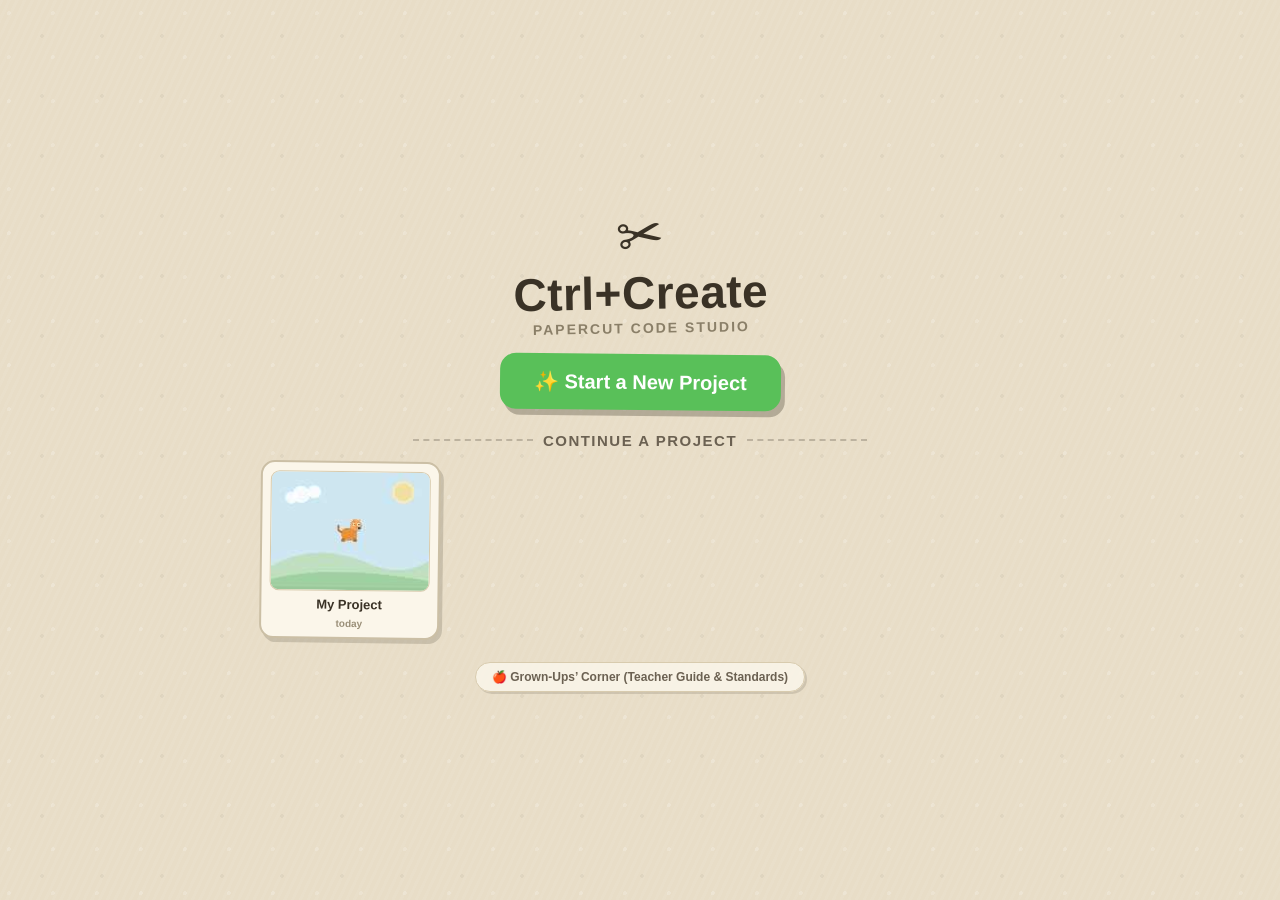
<file: index.html>
<!DOCTYPE html>
<html lang="en">
<head>
<meta charset="UTF-8">
<meta name="viewport" content="width=device-width, initial-scale=1.0">
<title>Ctrl+Create — Papercut Code Studio</title>
<link rel="stylesheet" href="css/theme.css?v=16">
<link rel="stylesheet" href="css/blocks.css?v=16">
<link rel="stylesheet" href="css/game.css?v=16">
<link rel="stylesheet" href="css/enhancements.css?v=16">
<link rel="manifest" href="manifest.webmanifest">
</head>
<body>

  <!-- ======================================================= TOP BAR -->
  <header id="topbar">
    <div class="brand">
      <span class="brand-mark">✂</span>
      <h1>Ctrl+Create</h1>
      <span class="brand-sub">papercut code studio</span>
    </div>

    <div class="run-controls">
      <button id="btn-flag" class="ctl ctl-flag" title="Run (green flag)">⚑</button>
      <button id="btn-stop" class="ctl ctl-stop" title="Stop all">⬣</button>
      <button id="btn-play" class="ctl ctl-play" title="Play fullscreen">▶</button>
      <button id="btn-pause" class="ctl ctl-debug" title="Pause running code" aria-label="Pause running code">Ⅱ</button>
      <button id="btn-step" class="ctl ctl-debug" title="Run one block" aria-label="Run one block">⇥</button>
      <button id="btn-mute" class="ctl ctl-mute" title="Mute or unmute all sound" aria-label="Mute or unmute all sound" aria-pressed="true">🔇</button>
    </div>

    <div class="player-hud">
      <div id="hud-level" class="hud-chip" title="Your maker level">
        <span class="hud-icon">★</span>
        <span id="hud-level-num">1</span>
        <div class="xp-track"><div id="hud-xp-fill" class="xp-fill"></div></div>
      </div>
      <button id="btn-achievements" class="hud-chip" title="Achievements">🏆 <span id="hud-ach-count">0</span></button>
      <button id="btn-badges" class="hud-chip" title="Badges">🎖 <span id="hud-badge-count">0</span></button>
      <button id="btn-quests" class="hud-chip" title="Quests / Levels">🗺 Quests</button>
      <button id="btn-projects" class="hud-chip" title="My projects">📁 Projects</button>
      <span id="save-status" class="save-status" role="status" aria-live="polite">Saved</span>
      <button id="btn-settings" class="hud-chip" title="Learning and classroom settings" aria-label="Learning and classroom settings">⚙</button>
    </div>
  </header>

  <!-- ======================================================= MAIN LAYOUT -->
  <main id="layout">

    <!-- palette rail: category buttons -->
    <nav id="cat-rail" aria-label="Block categories"><!-- filled by palette.js --></nav>

    <!-- palette: block templates for selected category -->
    <section id="palette" aria-label="Block palette"><!-- filled by palette.js --></section>

    <!-- scripting workspace -->
    <section id="workspace-wrap">
      <div id="workspace" tabindex="0" aria-label="Scripting area">
        <div id="ws-canvas"><!-- top-level scripts live here --></div>
        <div id="ws-hint" class="ws-hint">Drag blocks here to build your code ✂</div>
      </div>
      <div id="trash" title="Drag here to delete">🗑</div>
    </section>

    <!-- stage + sprites -->
    <aside id="stage-side">
      <div id="stage-frame" class="paper-card">
        <canvas id="stage" width="480" height="360"></canvas>
        <div id="stage-overlays"><!-- speech bubbles, variable monitors, ask prompt --></div>
      </div>
      <div id="sprite-panel" class="paper-card">
        <div class="panel-head">
          <h2>Sprites</h2>
          <button id="btn-add-sprite" title="Add a sprite">＋</button>
        </div>
        <div id="sprite-list"><!-- filled by stage.js --></div>
        <div id="sprite-props"><!-- x / y / size / dir readout --></div>
      </div>
    </aside>
  </main>

  <!-- ======================================================= GAME OVERLAYS -->
  <div id="toast-dock" aria-live="polite"><!-- achievement toasts --></div>

  <dialog id="dlg-achievements" class="paper-dialog">
    <div class="dlg-head"><h2>🏆 Achievements</h2><button class="dlg-close" data-close>✕</button></div>
    <div id="ach-grid" class="dlg-body"></div>
  </dialog>

  <dialog id="dlg-badges" class="paper-dialog">
    <div class="dlg-head"><h2>🎖 Badges</h2><button class="dlg-close" data-close>✕</button></div>
    <div id="badge-grid" class="dlg-body"></div>
  </dialog>

  <dialog id="dlg-quests" class="paper-dialog">
    <div class="dlg-head"><h2>🗺 Quests</h2><button class="dlg-close" data-close>✕</button></div>
    <div id="quest-list" class="dlg-body"></div>
  </dialog>

  <dialog id="dlg-levelup" class="paper-dialog levelup">
    <div id="levelup-body"></div>
  </dialog>

  <!-- Teacher guide now lives on the splash/start screen (js/splash.js). -->

  <!-- ======================================================= SCRIPTS -->
  <script src="js/core.js?v=16"></script>
  <script src="js/blockDefs.js?v=16"></script>
  <script src="js/editor/blockRender.js?v=16"></script>
  <script src="js/editor/palette.js?v=16"></script>
  <script src="js/editor/workspace.js?v=16"></script>
  <script src="js/engine/sound.js?v=16"></script>
  <script src="js/engine/fx.js?v=16"></script>
  <script src="js/engine/stage.js?v=16"></script>
  <script src="js/engine/interpreter.js?v=16"></script>
  <script src="js/projectIO.js?v=16"></script>
  <script src="js/voice.js?v=16"></script>
  <script src="js/game/progress.js?v=16"></script>
  <script src="js/game/achievements.js?v=16"></script>
  <script src="js/game/quests.js?v=16"></script>
  <script src="js/game/ui.js?v=16"></script>
  <script src="js/editor/projects.js?v=16"></script>
  <script src="js/editor/playmode.js?v=16"></script>
  <script src="js/main.js?v=16"></script>
  <script src="js/enhancements.js?v=16"></script>
  <script src="js/splash.js?v=16"></script>
  <script type="module" src="js/engine-bridge.js"></script>
</body>
</html>
</file>
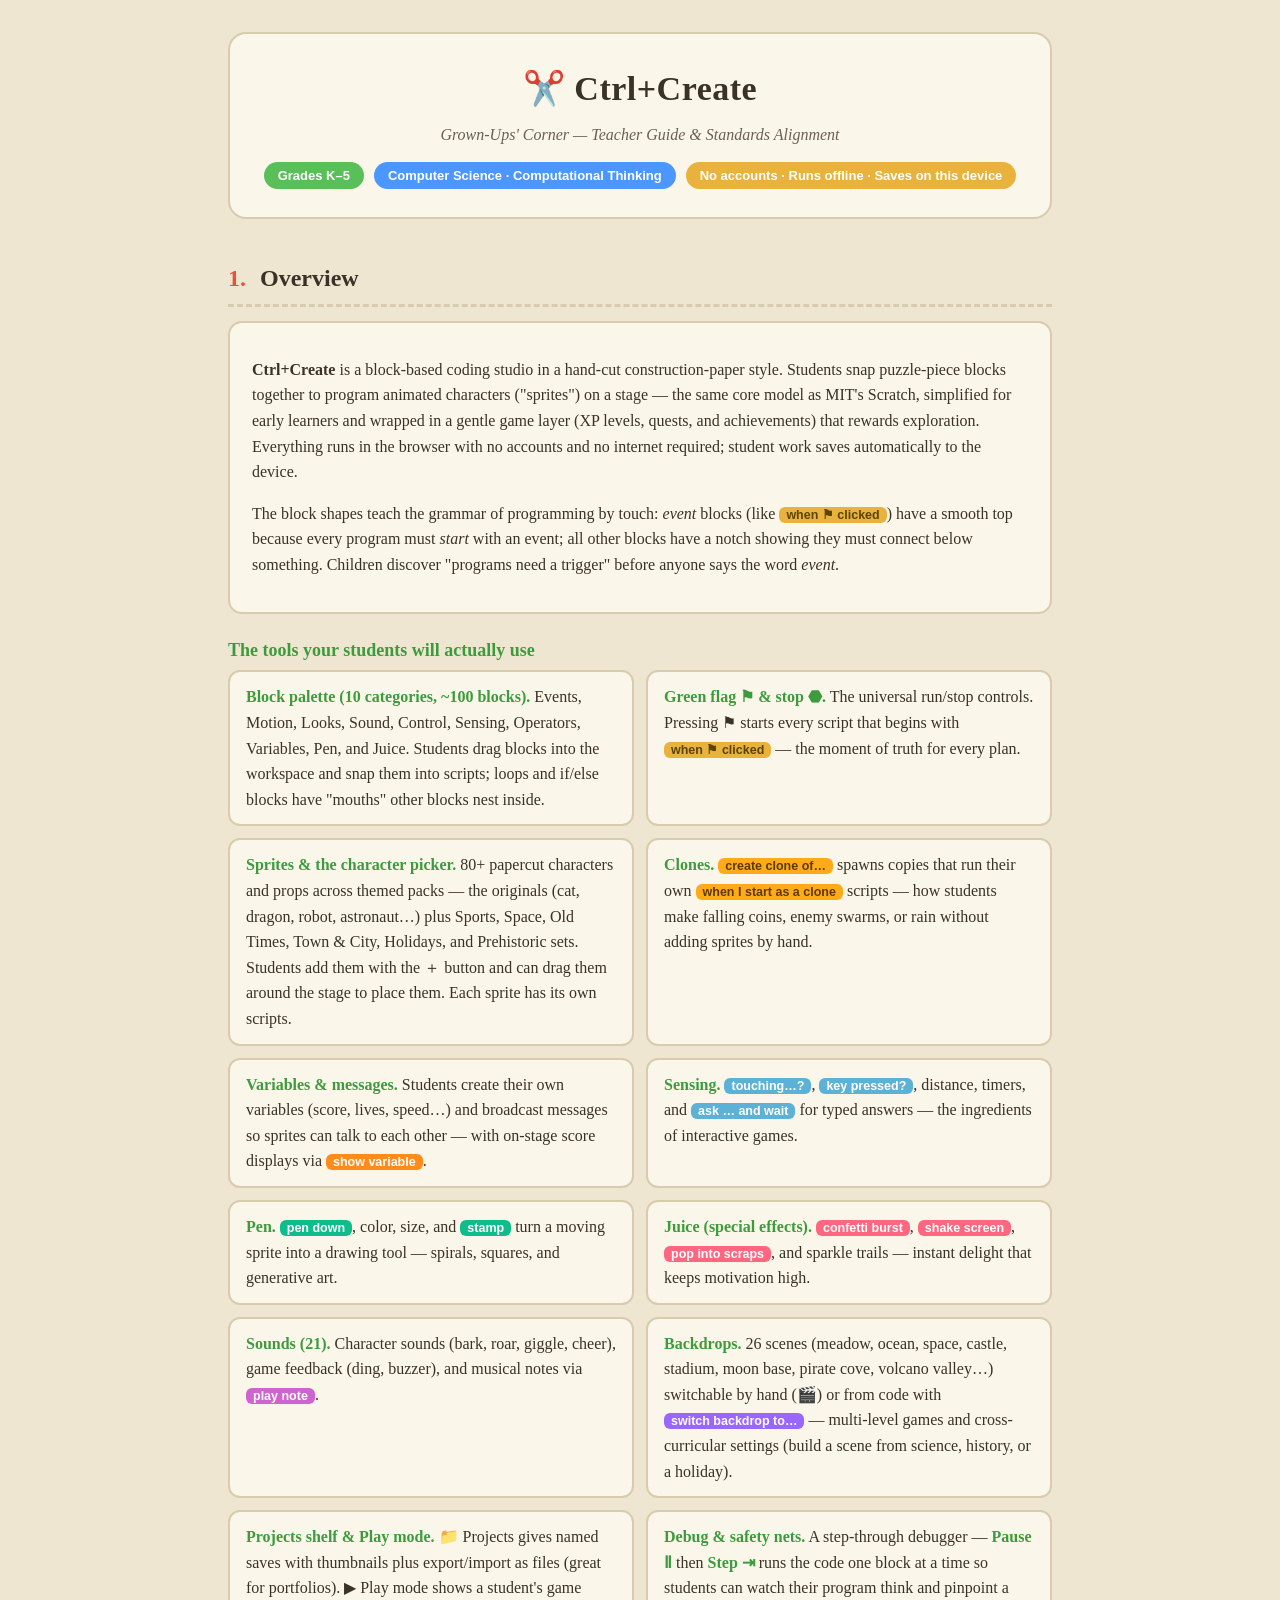
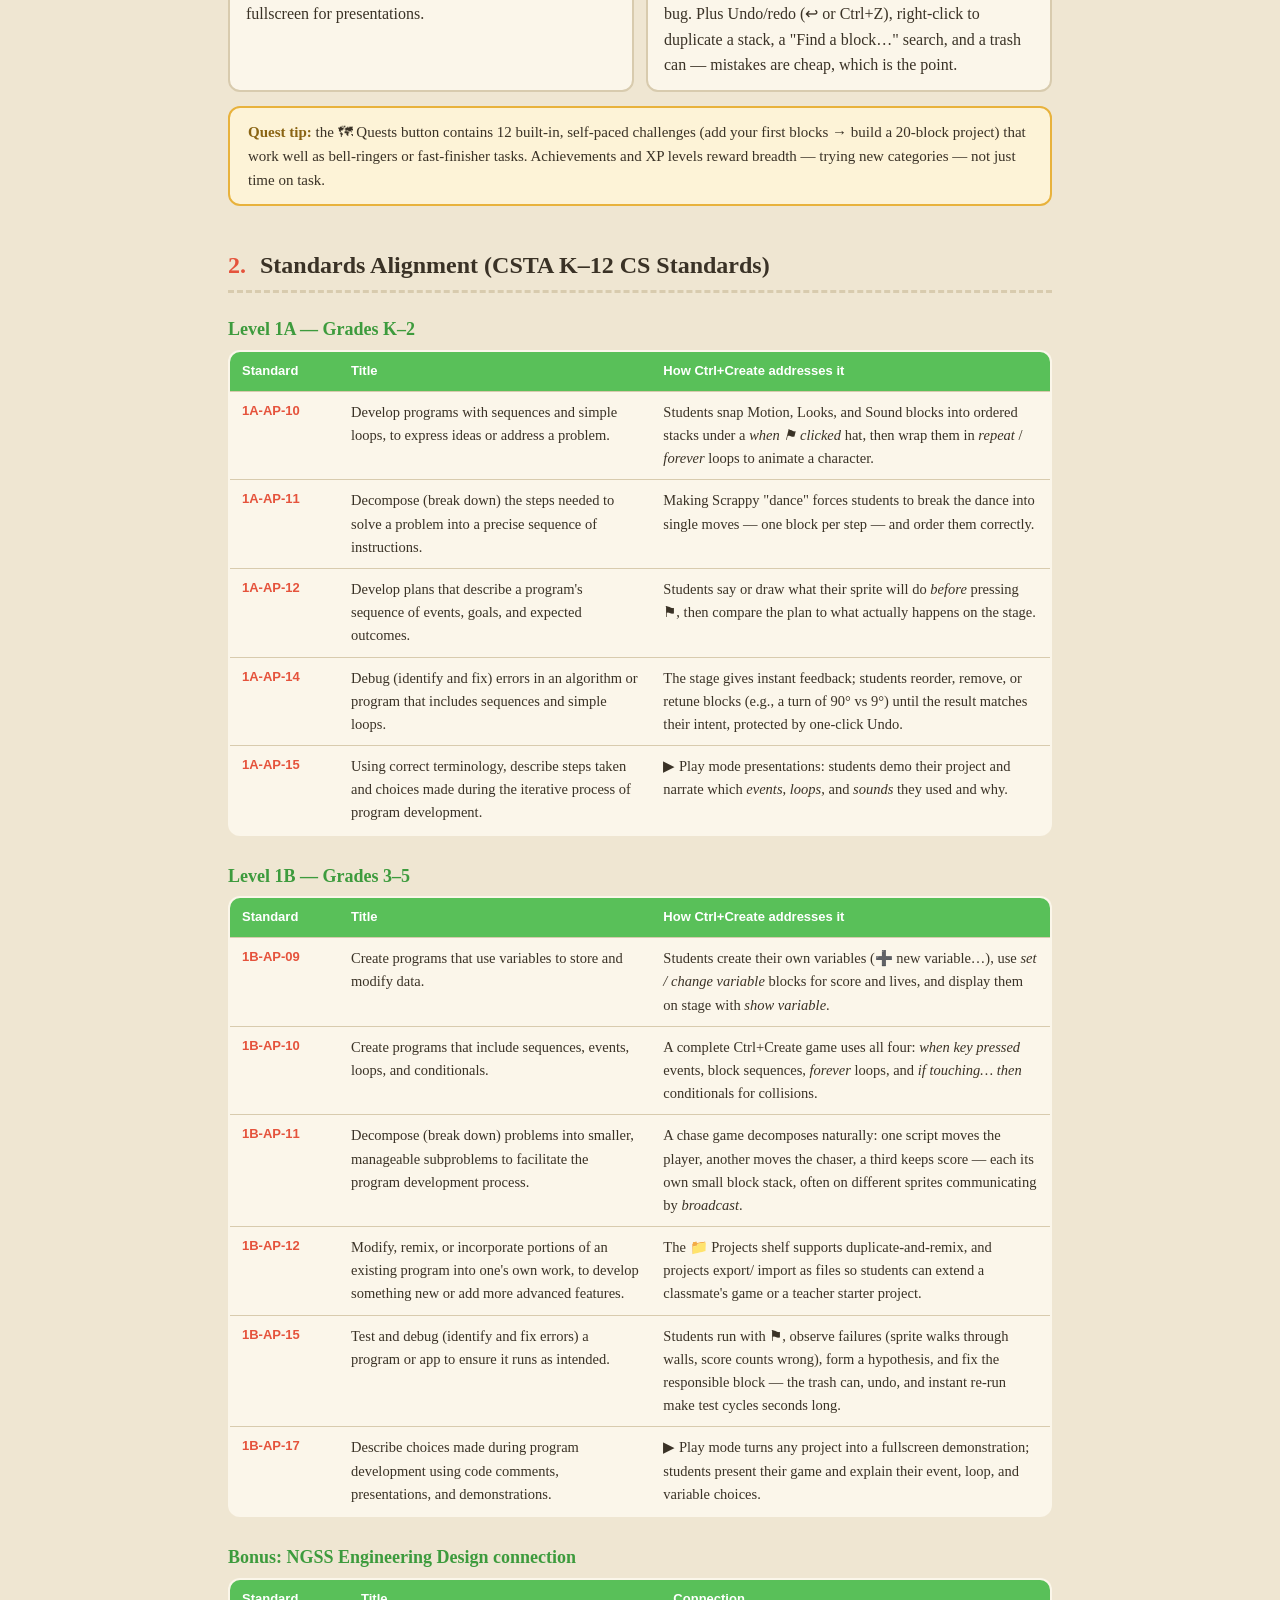
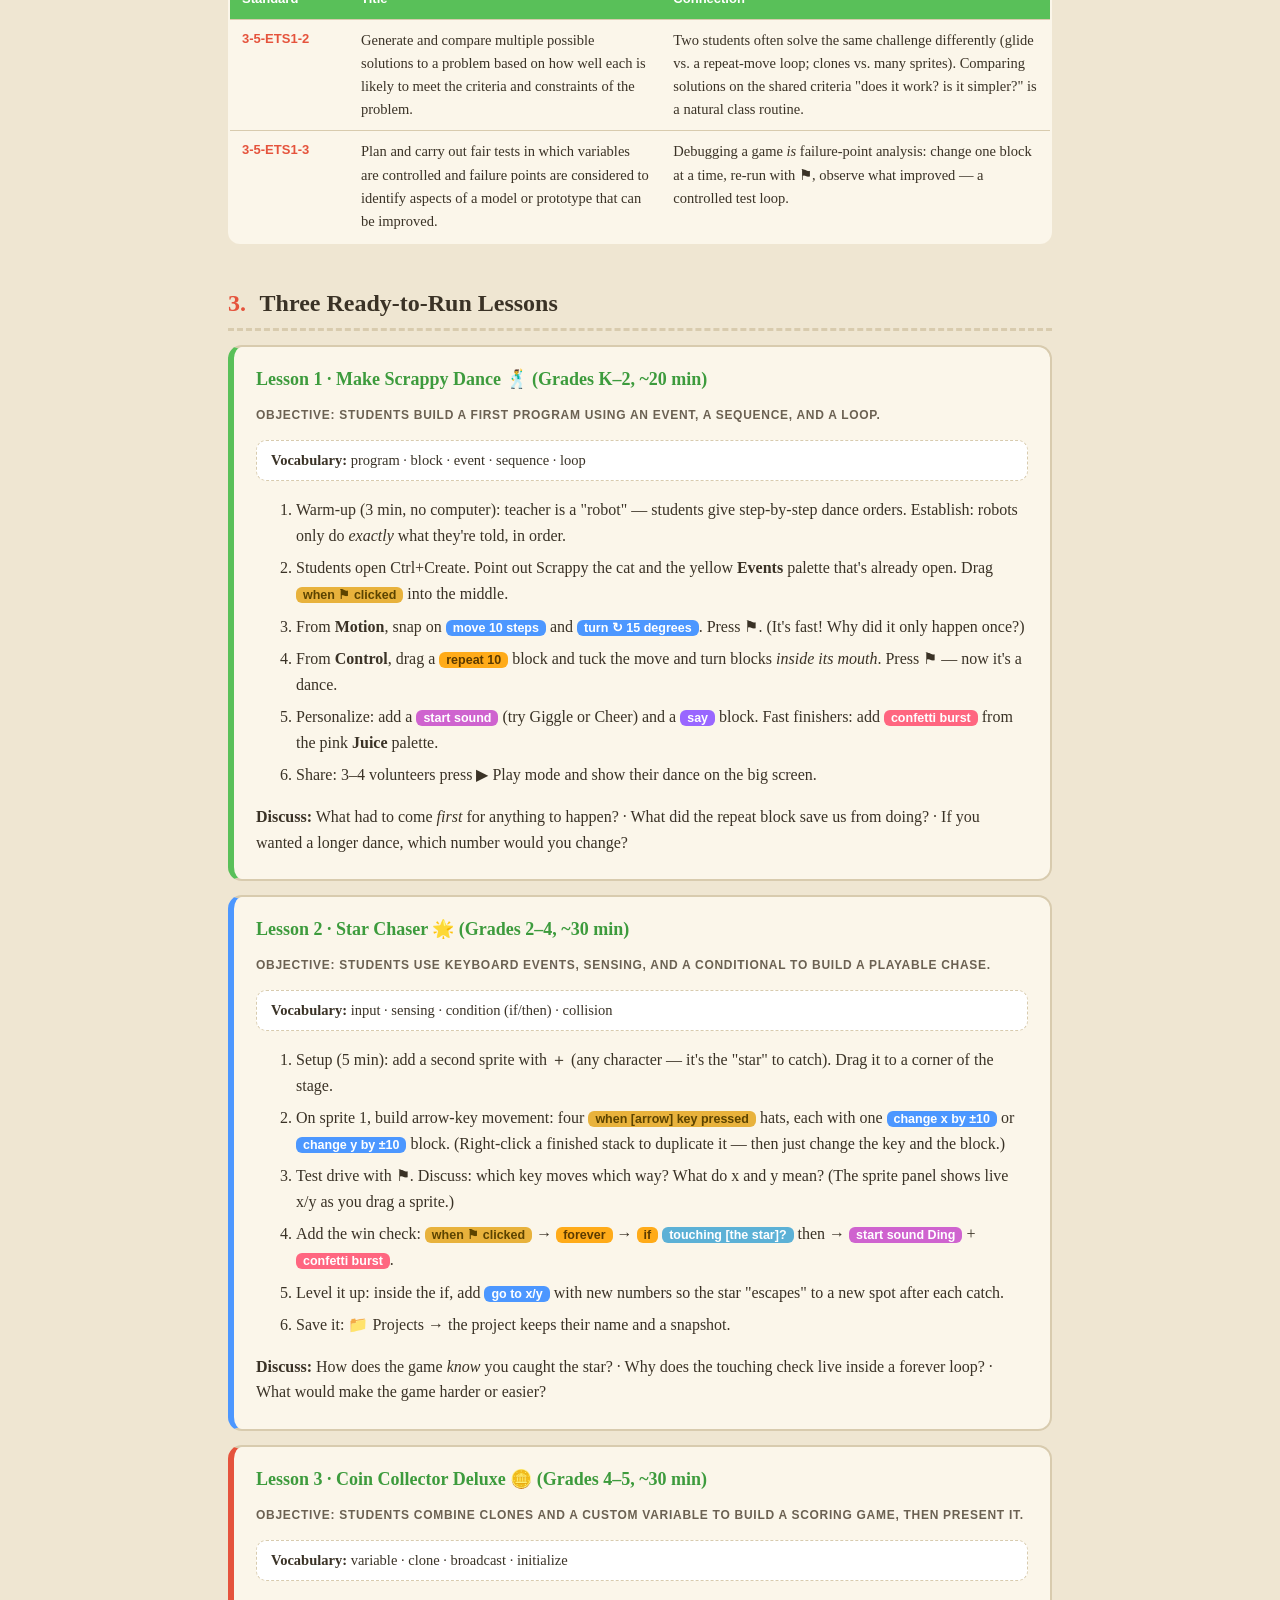
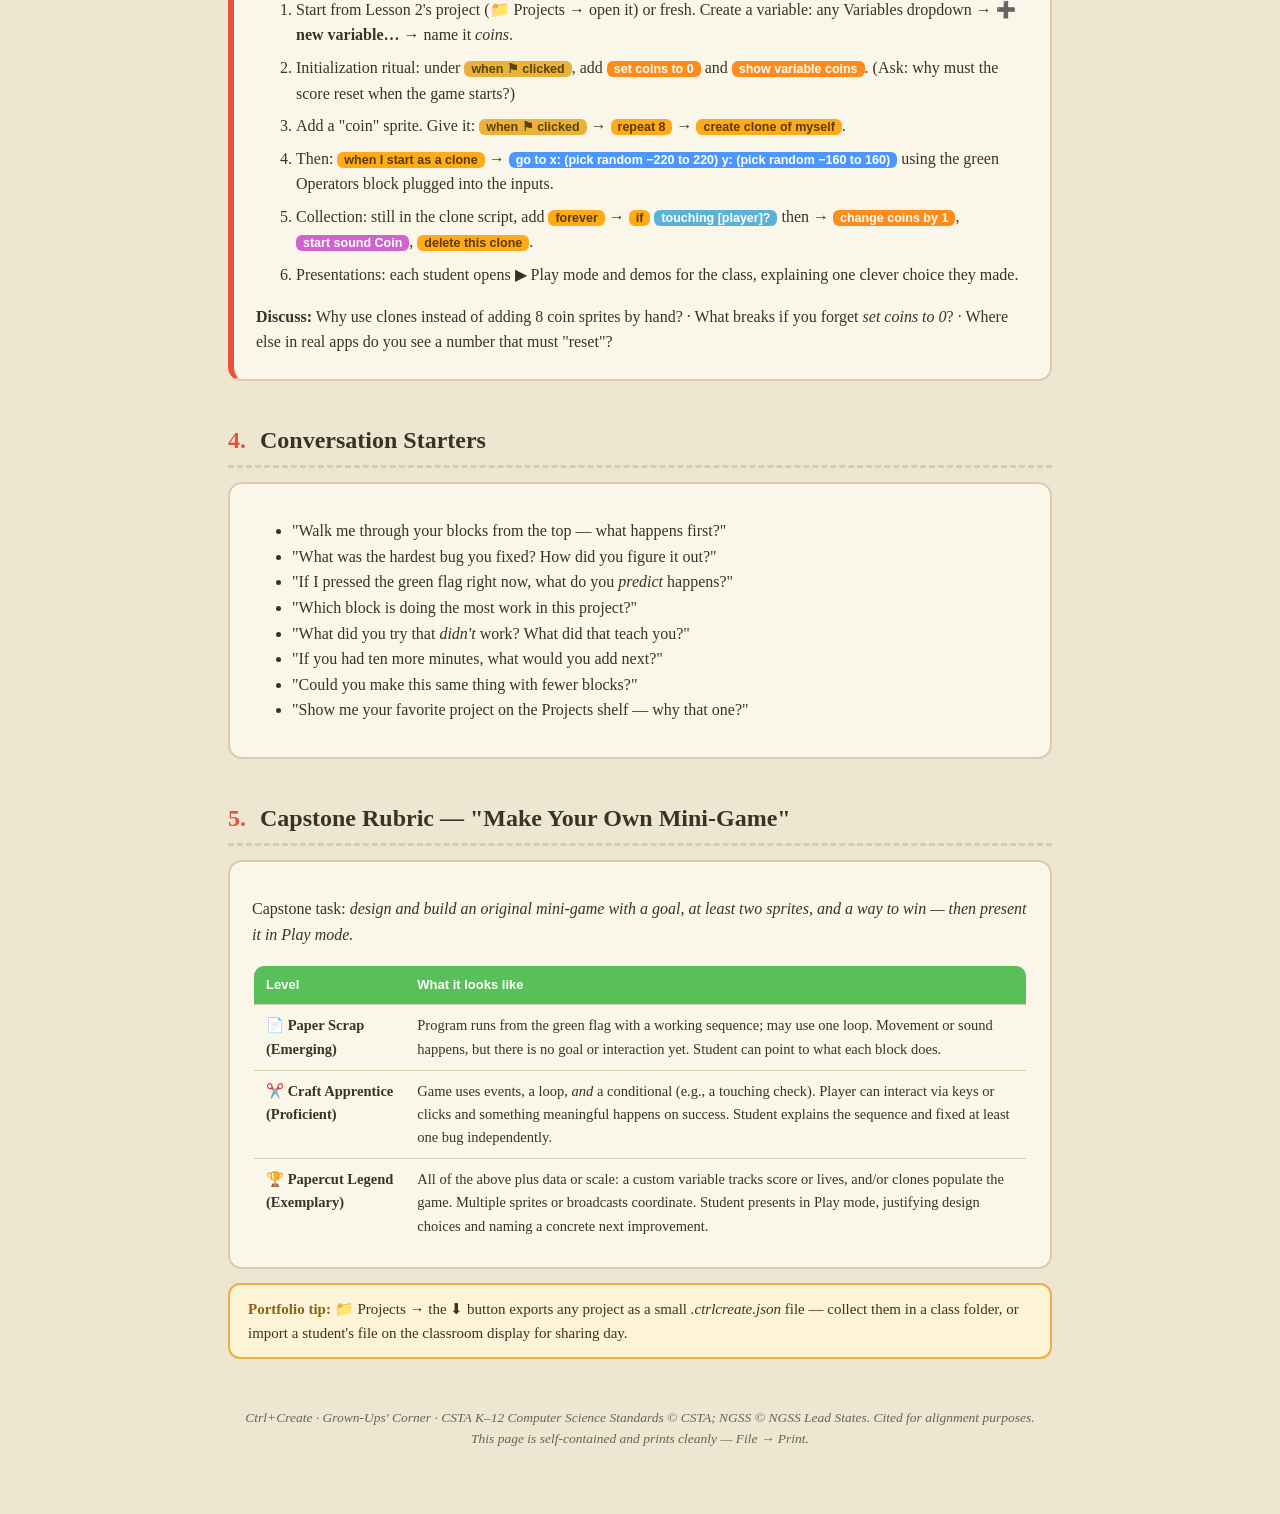
<file: teacher-guide.html>
<!DOCTYPE html>
<html lang="en">
<head>
<meta charset="UTF-8">
<meta name="viewport" content="width=device-width, initial-scale=1.0">
<title>Ctrl+Create — Grown-Ups' Corner: Teacher Guide &amp; Standards</title>
<style>
  :root {
    --ink: #3a3226;
    --ink-soft: #6b6152;
    --paper: #fbf6ea;
    --kraft: #efe6d2;
    --accent: #59c059;
    --accent-dark: #3d9b3d;
    --apple: #e5533c;
    --blue: #4c97ff;
    --gold: #e8b23c;
    --edge: #d8cbae;
  }
  * { box-sizing: border-box; }
  body {
    margin: 0;
    background: var(--kraft);
    color: var(--ink);
    font: 16px/1.6 Georgia, "Times New Roman", serif;
  }
  .page {
    max-width: 880px;
    margin: 0 auto;
    padding: 32px 28px 64px;
  }
  header.masthead {
    background: var(--paper);
    border: 2px solid var(--edge);
    border-radius: 18px;
    padding: 28px 32px;
    margin-bottom: 28px;
    text-align: center;
  }
  h1 { font-size: 34px; margin: 0 0 6px; letter-spacing: .5px; }
  .masthead .sub { color: var(--ink-soft); font-style: italic; margin: 0 0 14px; }
  .badge-row { display: flex; gap: 10px; justify-content: center; flex-wrap: wrap; }
  .badge {
    background: var(--accent); color: #fff; border-radius: 999px;
    padding: 4px 14px; font: bold 13px/1.5 Verdana, sans-serif;
  }
  .badge.alt { background: var(--blue); }
  .badge.gold { background: var(--gold); }
  h2 {
    font-size: 24px; margin: 40px 0 4px;
    padding-bottom: 6px; border-bottom: 3px dashed var(--edge);
  }
  h2 .no { color: var(--apple); margin-right: 8px; }
  h3 { font-size: 18px; margin: 22px 0 6px; color: var(--accent-dark); }
  .card {
    background: var(--paper);
    border: 2px solid var(--edge);
    border-radius: 14px;
    padding: 18px 22px;
    margin: 14px 0;
  }
  .tools { display: grid; grid-template-columns: 1fr 1fr; gap: 12px; }
  .tool {
    background: var(--paper); border: 2px solid var(--edge);
    border-radius: 12px; padding: 12px 16px;
  }
  .tool b { color: var(--accent-dark); }
  table {
    width: 100%; border-collapse: collapse; background: var(--paper);
    border: 2px solid var(--edge); border-radius: 12px; overflow: hidden;
    font-size: 14.5px;
  }
  th {
    background: var(--accent); color: #fff; text-align: left;
    padding: 9px 12px; font-family: Verdana, sans-serif; font-size: 13px;
  }
  td { padding: 9px 12px; border-top: 1px solid var(--edge); vertical-align: top; }
  td.code { white-space: nowrap; font: bold 13px/1.5 Verdana, sans-serif; color: var(--apple); }
  .lesson { border-left: 6px solid var(--accent); }
  .lesson.l2 { border-left-color: var(--blue); }
  .lesson.l3 { border-left-color: var(--apple); }
  .meta { font: bold 12px/1.6 Verdana, sans-serif; color: var(--ink-soft); text-transform: uppercase; letter-spacing: .06em; }
  .vocab { background: #fff; border: 1.5px dashed var(--edge); border-radius: 10px; padding: 8px 14px; font-size: 14.5px; }
  ol.steps li { margin: 7px 0; }
  .blockname {
    font: bold 12.5px/1.4 Verdana, sans-serif; background: var(--blue); color: #fff;
    border-radius: 6px; padding: 1px 7px; white-space: nowrap;
  }
  .blockname.ev { background: var(--gold); color: #5b4300; }
  .blockname.ct { background: #ffab19; color: #5b3a00; }
  .blockname.lk { background: #9966ff; }
  .blockname.sn { background: #cf63cf; }
  .blockname.se { background: #5cb1d6; }
  .blockname.vr { background: #ff8c1a; }
  .blockname.pn { background: #0fbd8c; }
  .blockname.jc { background: #ff6680; }
  .q { margin: 6px 0; }
  .rubric td:first-child { font-weight: bold; white-space: nowrap; }
  .tip {
    background: #fdf3d7; border: 2px solid var(--gold); border-radius: 12px;
    padding: 12px 18px; margin: 14px 0; font-size: 15px;
  }
  .tip b { color: #8a6413; }
  footer {
    margin-top: 48px; text-align: center; color: var(--ink-soft);
    font-size: 13.5px; font-style: italic;
  }
  @media (max-width: 640px) { .tools { grid-template-columns: 1fr; } }
  @media print {
    body { background: #fff; }
    .page { padding: 0; max-width: none; }
    .card, .tool, table, header.masthead { border-color: #bbb; break-inside: avoid; }
    h2 { break-after: avoid; }
    a { color: inherit; text-decoration: none; }
  }
</style>
</head>
<body>
<div class="page">

  <header class="masthead">
    <h1>✂️ Ctrl+Create</h1>
    <p class="sub">Grown-Ups' Corner — Teacher Guide &amp; Standards Alignment</p>
    <div class="badge-row">
      <span class="badge">Grades K–5</span>
      <span class="badge alt">Computer Science · Computational Thinking</span>
      <span class="badge gold">No accounts · Runs offline · Saves on this device</span>
    </div>
  </header>

  <!-- ================================================== 1. OVERVIEW -->
  <h2><span class="no">1.</span> Overview</h2>
  <div class="card">
    <p><strong>Ctrl+Create</strong> is a block-based coding studio in a hand-cut
    construction-paper style. Students snap puzzle-piece blocks together to
    program animated characters ("sprites") on a stage — the same core model as
    MIT's Scratch, simplified for early learners and wrapped in a gentle game
    layer (XP levels, quests, and achievements) that rewards exploration.
    Everything runs in the browser with no accounts and no internet required;
    student work saves automatically to the device.</p>
    <p>The block shapes teach the grammar of programming by touch: <em>event</em>
    blocks (like <span class="blockname ev">when ⚑ clicked</span>) have a smooth
    top because every program must <em>start</em> with an event; all other blocks
    have a notch showing they must connect below something. Children discover
    "programs need a trigger" before anyone says the word <em>event</em>.</p>
  </div>

  <h3>The tools your students will actually use</h3>
  <div class="tools">
    <div class="tool"><b>Block palette (10 categories, ~100 blocks).</b>
      Events, Motion, Looks, Sound, Control, Sensing, Operators, Variables, Pen,
      and Juice. Students drag blocks into the workspace and snap them into
      scripts; loops and if/else blocks have "mouths" other blocks nest inside.</div>
    <div class="tool"><b>Green flag ⚑ &amp; stop ⬣.</b> The universal run/stop
      controls. Pressing ⚑ starts every script that begins with
      <span class="blockname ev">when ⚑ clicked</span> — the moment of truth for
      every plan.</div>
    <div class="tool"><b>Sprites &amp; the character picker.</b> 80+ papercut
      characters and props across themed packs — the originals (cat, dragon,
      robot, astronaut…) plus Sports, Space, Old Times, Town &amp; City, Holidays,
      and Prehistoric sets. Students add them with the ＋ button and can drag them
      around the stage to place them. Each sprite has its own scripts.</div>
    <div class="tool"><b>Clones.</b> <span class="blockname ct">create clone of…</span>
      spawns copies that run their own
      <span class="blockname ct">when I start as a clone</span> scripts — how
      students make falling coins, enemy swarms, or rain without adding sprites
      by hand.</div>
    <div class="tool"><b>Variables &amp; messages.</b> Students create their own
      variables (score, lives, speed…) and broadcast messages so sprites can
      talk to each other — with on-stage score displays via
      <span class="blockname vr">show variable</span>.</div>
    <div class="tool"><b>Sensing.</b> <span class="blockname se">touching…?</span>,
      <span class="blockname se">key pressed?</span>, distance, timers, and
      <span class="blockname se">ask … and wait</span> for typed answers — the
      ingredients of interactive games.</div>
    <div class="tool"><b>Pen.</b> <span class="blockname pn">pen down</span>,
      color, size, and <span class="blockname pn">stamp</span> turn a moving
      sprite into a drawing tool — spirals, squares, and generative art.</div>
    <div class="tool"><b>Juice (special effects).</b>
      <span class="blockname jc">confetti burst</span>,
      <span class="blockname jc">shake screen</span>,
      <span class="blockname jc">pop into scraps</span>, and sparkle trails —
      instant delight that keeps motivation high.</div>
    <div class="tool"><b>Sounds (21).</b> Character sounds (bark, roar, giggle,
      cheer), game feedback (ding, buzzer), and musical notes via
      <span class="blockname sn">play note</span>.</div>
    <div class="tool"><b>Backdrops.</b> 26 scenes (meadow, ocean, space, castle,
      stadium, moon base, pirate cove, volcano valley…) switchable by hand (🎬) or
      from code with <span class="blockname lk">switch backdrop to…</span> —
      multi-level games and cross-curricular settings (build a scene from science,
      history, or a holiday).</div>
    <div class="tool"><b>Projects shelf &amp; Play mode.</b> 📁 Projects gives
      named saves with thumbnails plus export/import as files (great for
      portfolios). ▶ Play mode shows a student's game fullscreen for
      presentations.</div>
    <div class="tool"><b>Debug &amp; safety nets.</b> A step-through debugger —
      <b>Pause Ⅱ</b> then <b>Step ⇥</b> runs the code one block at a time so
      students can watch their program think and pinpoint a bug. Plus Undo/redo
      (↩ or Ctrl+Z), right-click to duplicate a stack, a "Find a block…" search,
      and a trash can — mistakes are cheap, which is the point.</div>
  </div>

  <div class="tip"><b>Quest tip:</b> the 🗺 Quests button contains 12 built-in,
  self-paced challenges (add your first blocks → build a 20-block project) that
  work well as bell-ringers or fast-finisher tasks. Achievements and XP levels
  reward breadth — trying new categories — not just time on task.</div>

  <!-- ================================================== 2. STANDARDS -->
  <h2><span class="no">2.</span> Standards Alignment (CSTA K–12 CS Standards)</h2>

  <h3>Level 1A — Grades K–2</h3>
  <table>
    <tr><th style="width:110px">Standard</th><th style="width:38%">Title</th><th>How Ctrl+Create addresses it</th></tr>
    <tr>
      <td class="code">1A-AP-10</td>
      <td>Develop programs with sequences and simple loops, to express ideas or address a problem.</td>
      <td>Students snap Motion, Looks, and Sound blocks into ordered stacks under a
      <em>when ⚑ clicked</em> hat, then wrap them in <em>repeat</em> / <em>forever</em>
      loops to animate a character.</td>
    </tr>
    <tr>
      <td class="code">1A-AP-11</td>
      <td>Decompose (break down) the steps needed to solve a problem into a precise sequence of instructions.</td>
      <td>Making Scrappy "dance" forces students to break the dance into single
      moves — one block per step — and order them correctly.</td>
    </tr>
    <tr>
      <td class="code">1A-AP-12</td>
      <td>Develop plans that describe a program's sequence of events, goals, and expected outcomes.</td>
      <td>Students say or draw what their sprite will do <em>before</em> pressing ⚑,
      then compare the plan to what actually happens on the stage.</td>
    </tr>
    <tr>
      <td class="code">1A-AP-14</td>
      <td>Debug (identify and fix) errors in an algorithm or program that includes sequences and simple loops.</td>
      <td>The stage gives instant feedback; students reorder, remove, or retune
      blocks (e.g., a turn of 90° vs 9°) until the result matches their intent,
      protected by one-click Undo.</td>
    </tr>
    <tr>
      <td class="code">1A-AP-15</td>
      <td>Using correct terminology, describe steps taken and choices made during the iterative process of program development.</td>
      <td>▶ Play mode presentations: students demo their project and narrate which
      <em>events</em>, <em>loops</em>, and <em>sounds</em> they used and why.</td>
    </tr>
  </table>

  <h3 style="margin-top:26px">Level 1B — Grades 3–5</h3>
  <table>
    <tr><th style="width:110px">Standard</th><th style="width:38%">Title</th><th>How Ctrl+Create addresses it</th></tr>
    <tr>
      <td class="code">1B-AP-09</td>
      <td>Create programs that use variables to store and modify data.</td>
      <td>Students create their own variables (➕ new variable…), use
      <em>set / change variable</em> blocks for score and lives, and display them
      on stage with <em>show variable</em>.</td>
    </tr>
    <tr>
      <td class="code">1B-AP-10</td>
      <td>Create programs that include sequences, events, loops, and conditionals.</td>
      <td>A complete Ctrl+Create game uses all four: <em>when key pressed</em> events,
      block sequences, <em>forever</em> loops, and <em>if touching… then</em>
      conditionals for collisions.</td>
    </tr>
    <tr>
      <td class="code">1B-AP-11</td>
      <td>Decompose (break down) problems into smaller, manageable subproblems to facilitate the program development process.</td>
      <td>A chase game decomposes naturally: one script moves the player, another
      moves the chaser, a third keeps score — each its own small block stack, often
      on different sprites communicating by <em>broadcast</em>.</td>
    </tr>
    <tr>
      <td class="code">1B-AP-12</td>
      <td>Modify, remix, or incorporate portions of an existing program into one's own work, to develop something new or add more advanced features.</td>
      <td>The 📁 Projects shelf supports duplicate-and-remix, and projects export/
      import as files so students can extend a classmate's game or a teacher
      starter project.</td>
    </tr>
    <tr>
      <td class="code">1B-AP-15</td>
      <td>Test and debug (identify and fix errors) a program or app to ensure it runs as intended.</td>
      <td>Students run with ⚑, observe failures (sprite walks through walls, score
      counts wrong), form a hypothesis, and fix the responsible block — the trash
      can, undo, and instant re-run make test cycles seconds long.</td>
    </tr>
    <tr>
      <td class="code">1B-AP-17</td>
      <td>Describe choices made during program development using code comments, presentations, and demonstrations.</td>
      <td>▶ Play mode turns any project into a fullscreen demonstration; students
      present their game and explain their event, loop, and variable choices.</td>
    </tr>
  </table>

  <h3 style="margin-top:26px">Bonus: NGSS Engineering Design connection</h3>
  <table>
    <tr><th style="width:120px">Standard</th><th style="width:38%">Title</th><th>Connection</th></tr>
    <tr>
      <td class="code">3-5-ETS1-2</td>
      <td>Generate and compare multiple possible solutions to a problem based on how well each is likely to meet the criteria and constraints of the problem.</td>
      <td>Two students often solve the same challenge differently (glide vs. a
      repeat-move loop; clones vs. many sprites). Comparing solutions on the
      shared criteria "does it work? is it simpler?" is a natural class routine.</td>
    </tr>
    <tr>
      <td class="code">3-5-ETS1-3</td>
      <td>Plan and carry out fair tests in which variables are controlled and failure points are considered to identify aspects of a model or prototype that can be improved.</td>
      <td>Debugging a game <em>is</em> failure-point analysis: change one block at a
      time, re-run with ⚑, observe what improved — a controlled test loop.</td>
    </tr>
  </table>

  <!-- ================================================== 3. LESSONS -->
  <h2><span class="no">3.</span> Three Ready-to-Run Lessons</h2>

  <div class="card lesson">
    <h3 style="margin-top:0">Lesson 1 · Make Scrappy Dance 🕺 (Grades K–2, ~20 min)</h3>
    <p class="meta">Objective: Students build a first program using an event, a sequence, and a loop.</p>
    <p class="vocab"><b>Vocabulary:</b> program · block · event · sequence · loop</p>
    <ol class="steps">
      <li>Warm-up (3 min, no computer): teacher is a "robot" — students give
        step-by-step dance orders. Establish: robots only do <em>exactly</em> what
        they're told, in order.</li>
      <li>Students open Ctrl+Create. Point out Scrappy the cat and the yellow
        <b>Events</b> palette that's already open. Drag
        <span class="blockname ev">when ⚑ clicked</span> into the middle.</li>
      <li>From <b>Motion</b>, snap on <span class="blockname">move 10 steps</span>
        and <span class="blockname">turn ↻ 15 degrees</span>. Press ⚑. (It's fast!
        Why did it only happen once?)</li>
      <li>From <b>Control</b>, drag a <span class="blockname ct">repeat 10</span>
        block and tuck the move and turn blocks <em>inside its mouth</em>. Press ⚑
        — now it's a dance.</li>
      <li>Personalize: add a <span class="blockname sn">start sound</span> (try
        Giggle or Cheer) and a <span class="blockname lk">say</span> block.
        Fast finishers: add <span class="blockname jc">confetti burst</span> from
        the pink <b>Juice</b> palette.</li>
      <li>Share: 3–4 volunteers press ▶ Play mode and show their dance on the big
        screen.</li>
    </ol>
    <p class="q"><b>Discuss:</b> What had to come <em>first</em> for anything to happen? ·
      What did the repeat block save us from doing? ·
      If you wanted a longer dance, which number would you change?</p>
  </div>

  <div class="card lesson l2">
    <h3 style="margin-top:0">Lesson 2 · Star Chaser 🌟 (Grades 2–4, ~30 min)</h3>
    <p class="meta">Objective: Students use keyboard events, sensing, and a conditional to build a playable chase.</p>
    <p class="vocab"><b>Vocabulary:</b> input · sensing · condition (if/then) · collision</p>
    <ol class="steps">
      <li>Setup (5 min): add a second sprite with ＋ (any character — it's the
        "star" to catch). Drag it to a corner of the stage.</li>
      <li>On sprite 1, build arrow-key movement: four
        <span class="blockname ev">when [arrow] key pressed</span> hats, each with
        one <span class="blockname">change x by ±10</span> or
        <span class="blockname">change y by ±10</span> block.
        (Right-click a finished stack to duplicate it — then just change the key
        and the block.)</li>
      <li>Test drive with ⚑. Discuss: which key moves which way? What do x and y
        mean? (The sprite panel shows live x/y as you drag a sprite.)</li>
      <li>Add the win check: <span class="blockname ev">when ⚑ clicked</span> →
        <span class="blockname ct">forever</span> →
        <span class="blockname ct">if</span>
        <span class="blockname se">touching [the star]?</span> then →
        <span class="blockname sn">start sound Ding</span> +
        <span class="blockname jc">confetti burst</span>.</li>
      <li>Level it up: inside the if, add <span class="blockname">go to x/y</span>
        with new numbers so the star "escapes" to a new spot after each catch.</li>
      <li>Save it: 📁 Projects → the project keeps their name and a snapshot.</li>
    </ol>
    <p class="q"><b>Discuss:</b> How does the game <em>know</em> you caught the star? ·
      Why does the touching check live inside a forever loop? ·
      What would make the game harder or easier?</p>
  </div>

  <div class="card lesson l3">
    <h3 style="margin-top:0">Lesson 3 · Coin Collector Deluxe 🪙 (Grades 4–5, ~30 min)</h3>
    <p class="meta">Objective: Students combine clones and a custom variable to build a scoring game, then present it.</p>
    <p class="vocab"><b>Vocabulary:</b> variable · clone · broadcast · initialize</p>
    <ol class="steps">
      <li>Start from Lesson 2's project (📁 Projects → open it) or fresh. Create a
        variable: any Variables dropdown → <b>➕ new variable…</b> → name it
        <em>coins</em>.</li>
      <li>Initialization ritual: under <span class="blockname ev">when ⚑ clicked</span>,
        add <span class="blockname vr">set coins to 0</span> and
        <span class="blockname vr">show variable coins</span>. (Ask: why must the
        score reset when the game starts?)</li>
      <li>Add a "coin" sprite. Give it:
        <span class="blockname ev">when ⚑ clicked</span> →
        <span class="blockname ct">repeat 8</span> →
        <span class="blockname ct">create clone of myself</span>.</li>
      <li>Then: <span class="blockname ct">when I start as a clone</span> →
        <span class="blockname">go to x: (pick random −220 to 220) y: (pick random −160 to 160)</span>
        using the green Operators block plugged into the inputs.</li>
      <li>Collection: still in the clone script, add
        <span class="blockname ct">forever</span> →
        <span class="blockname ct">if</span> <span class="blockname se">touching [player]?</span>
        then → <span class="blockname vr">change coins by 1</span>,
        <span class="blockname sn">start sound Coin</span>,
        <span class="blockname ct">delete this clone</span>.</li>
      <li>Presentations: each student opens ▶ Play mode and demos for the class,
        explaining one clever choice they made.</li>
    </ol>
    <p class="q"><b>Discuss:</b> Why use clones instead of adding 8 coin sprites by hand? ·
      What breaks if you forget <em>set coins to 0</em>? ·
      Where else in real apps do you see a number that must "reset"?</p>
  </div>

  <!-- ================================================== 4. CONVERSATION -->
  <h2><span class="no">4.</span> Conversation Starters</h2>
  <div class="card">
    <ul>
      <li>"Walk me through your blocks from the top — what happens first?"</li>
      <li>"What was the hardest bug you fixed? How did you figure it out?"</li>
      <li>"If I pressed the green flag right now, what do you <em>predict</em> happens?"</li>
      <li>"Which block is doing the most work in this project?"</li>
      <li>"What did you try that <em>didn't</em> work? What did that teach you?"</li>
      <li>"If you had ten more minutes, what would you add next?"</li>
      <li>"Could you make this same thing with fewer blocks?"</li>
      <li>"Show me your favorite project on the Projects shelf — why that one?"</li>
    </ul>
  </div>

  <!-- ================================================== 5. RUBRIC -->
  <h2><span class="no">5.</span> Capstone Rubric — "Make Your Own Mini-Game"</h2>
  <div class="card">
    <p>Capstone task: <em>design and build an original mini-game with a goal, at
    least two sprites, and a way to win — then present it in Play mode.</em></p>
    <table class="rubric">
      <tr><th style="width:150px">Level</th><th>What it looks like</th></tr>
      <tr>
        <td>📄 Paper Scrap<br>(Emerging)</td>
        <td>Program runs from the green flag with a working sequence; may use one
        loop. Movement or sound happens, but there is no goal or interaction yet.
        Student can point to what each block does.</td>
      </tr>
      <tr>
        <td>✂️ Craft Apprentice<br>(Proficient)</td>
        <td>Game uses events, a loop, <em>and</em> a conditional (e.g., a touching
        check). Player can interact via keys or clicks and something meaningful
        happens on success. Student explains the sequence and fixed at least one
        bug independently.</td>
      </tr>
      <tr>
        <td>🏆 Papercut Legend<br>(Exemplary)</td>
        <td>All of the above plus data or scale: a custom variable tracks score or
        lives, and/or clones populate the game. Multiple sprites or broadcasts
        coordinate. Student presents in Play mode, justifying design choices and
        naming a concrete next improvement.</td>
      </tr>
    </table>
  </div>

  <div class="tip"><b>Portfolio tip:</b> 📁 Projects → the ⬇ button exports any
  project as a small <em>.ctrlcreate.json</em> file — collect them in a class folder,
  or import a student's file on the classroom display for sharing day.</div>

  <footer>
    Ctrl+Create · Grown-Ups' Corner · CSTA K–12 Computer Science Standards © CSTA;
    NGSS © NGSS Lead States. Cited for alignment purposes.<br>
    This page is self-contained and prints cleanly — File → Print.
  </footer>
</div>
</body>
</html>
</file>
<file: css/theme.css>
/* =========================================================================
   Scratchy — theme.css
   App layout + papercut / construction-paper craft aesthetic.
   Pure CSS. System fonts + CSS-generated textures only.
   ========================================================================= */

:root {
  /* --- paper palette --- */
  --paper-bg:      #e8ddc7;   /* warm kraft base */
  --paper-bg-2:    #e0d3b8;   /* deeper kraft for texture layering */
  --paper-card:    #fbf6ea;   /* cream cut sheet */
  --paper-card-2:  #f3ecdb;   /* secondary card tone */
  --paper-rail:    #f0e7d2;   /* category rail sheet */
  --ink:           #3a3226;   /* dark warm ink */
  --ink-soft:      #6a5f4c;   /* muted ink for sub text */
  --ink-faint:     #9c9075;   /* faint ink / placeholders */
  --cut-edge:      #cdbf9f;   /* hairline darker cut edge */
  --cut-edge-2:    #b7a883;   /* deeper cut edge */

  /* --- construction-paper accents --- */
  --red:    #e5533c;
  --red-d:  #c23c28;
  --blue:   #4c97ff;
  --blue-d: #2f78dd;
  --green:  #59c059;
  --green-d:#3fa03f;
  --yellow: #ffbf00;
  --yellow-d:#d99e00;
  --purple: #a05cd6;
  --pink:   #ff6ea6;

  /* --- shadows: hard offset "paper stack", no soft blur --- */
  --shadow-hard:   3px 4px 0 rgba(58,50,38,.18);
  --shadow-hard-sm:2px 2px 0 rgba(58,50,38,.16);
  --shadow-hard-lg:5px 7px 0 rgba(58,50,38,.20);
  --shadow-inset-edge: inset 0 0 0 1px var(--cut-edge);

  /* --- geometry --- */
  --tilt-a: -0.5deg;
  --tilt-b:  0.4deg;
  --radius:  10px;

  --font: -apple-system, "SF Pro Rounded", "Segoe UI", ui-rounded,
          "Helvetica Neue", Arial, sans-serif;
}

/* =========================================================================
   Reset / base
   ========================================================================= */
* { box-sizing: border-box; }

html, body {
  height: 100%;
  width: 100%;
  margin: 0;
}

body {
  overflow: hidden;
  font-family: var(--font);
  color: var(--ink);
  background-color: var(--paper-bg);
  /* layered fiber / speckle texture — tiny, low-contrast, no images */
  background-image:
    /* faint diagonal paper fibers */
    repeating-linear-gradient(48deg,
      rgba(255,255,255,.05) 0 2px,
      rgba(120,100,70,.035) 2px 4px),
    repeating-linear-gradient(-42deg,
      rgba(120,100,70,.03) 0 3px,
      rgba(255,255,255,.03) 3px 6px),
    /* speckle grain */
    radial-gradient(rgba(90,74,48,.06) 0.5px, transparent 0.5px),
    radial-gradient(rgba(120,100,70,.05) 0.5px, transparent 0.5px),
    /* base warmth gradient */
    radial-gradient(120% 120% at 20% 0%, #efe6d2 0%, var(--paper-bg) 55%, #ddd0b6 100%);
  background-size:
    5px 5px,
    7px 7px,
    9px 9px,
    13px 13px,
    100% 100%;
  background-position: 0 0, 0 0, 0 0, 4px 6px, 0 0;
  -webkit-font-smoothing: antialiased;
}

button { font-family: inherit; color: inherit; cursor: pointer; }

:focus-visible {
  outline: 3px dashed var(--blue);
  outline-offset: 2px;
}

/* =========================================================================
   Topbar — torn bottom edge, paper sheet
   ========================================================================= */
#topbar {
  position: relative;
  height: 60px;
  display: flex;
  align-items: center;
  justify-content: space-between;
  gap: 14px;
  padding: 0 18px;
  background:
    linear-gradient(180deg, var(--paper-card) 0%, var(--paper-card-2) 100%);
  box-shadow: 0 3px 0 rgba(58,50,38,.14);
  z-index: 30;
}
/* torn bottom edge via zigzag clip on an overlay strip */
#topbar::after {
  content: "";
  position: absolute;
  left: 0; right: 0; bottom: -9px;
  height: 12px;
  background: linear-gradient(180deg, var(--paper-card-2), #ece3ce);
  clip-path: polygon(
    0 0, 3% 60%, 6% 10%, 10% 70%, 14% 20%, 18% 75%, 22% 15%, 26% 65%,
    30% 25%, 34% 80%, 38% 18%, 42% 68%, 46% 30%, 50% 78%, 54% 16%,
    58% 66%, 62% 26%, 66% 74%, 70% 14%, 74% 70%, 78% 22%, 82% 76%,
    86% 18%, 90% 64%, 94% 28%, 97% 72%, 100% 12%, 100% 0);
  z-index: 1;
}

.brand {
  display: flex;
  align-items: baseline;
  gap: 8px;
}
.brand-mark {
  font-size: 26px;
  line-height: 1;
  color: var(--red);
  transform: rotate(-12deg);
  display: inline-block;
  filter: drop-shadow(1px 1px 0 rgba(58,50,38,.2));
}
.brand h1 {
  margin: 0;
  font-size: 24px;
  font-weight: 800;
  letter-spacing: .5px;
  color: var(--ink);
  text-shadow: 1px 1px 0 #fff, 2px 3px 0 rgba(58,50,38,.12);
}
.brand-sub {
  font-size: 11px;
  font-weight: 700;
  letter-spacing: 1px;
  text-transform: uppercase;
  color: var(--ink-faint);
  transform: rotate(var(--tilt-b));
}

/* run controls — flag + stop, paper sticker buttons */
.run-controls {
  display: flex;
  gap: 10px;
  margin-left: auto;
  margin-right: 8px;
}
.ctl {
  width: 42px; height: 42px;
  font-size: 20px;
  border: none;
  border-radius: 12px;
  background: var(--paper-card);
  box-shadow:
    0 0 0 2px var(--cut-edge) inset,
    var(--shadow-hard-sm);
  transition: transform .08s, box-shadow .08s, background .15s;
  transform: rotate(var(--tilt-a));
}
.ctl:hover { background: #fffdf6; transform: rotate(0deg) translateY(-1px); }
.ctl:active {
  transform: translate(1px, 2px) rotate(0deg);
  box-shadow: 0 0 0 2px var(--cut-edge) inset, 1px 1px 0 rgba(58,50,38,.16);
}
.ctl-flag { color: var(--green-d); }
.ctl-flag:hover { box-shadow: 0 0 0 2px var(--green) inset, var(--shadow-hard-sm); }
.ctl-stop { color: var(--red-d); transform: rotate(var(--tilt-b)); }
.ctl-stop:hover { box-shadow: 0 0 0 2px var(--red) inset, var(--shadow-hard-sm); }

/* master mute — same paper-cutout family as .ctl, sized to the >=44px house
   tap-target rule (the flag/stop/debug .ctl set above is 42px, grandfathered). */
.ctl-mute { width: 44px; height: 44px; font-size: 19px; }

/* player HUD chips are defined in game.css (.hud-chip) */
.player-hud { display: flex; align-items: center; gap: 10px; }

/* =========================================================================
   Layout grid
   ========================================================================= */
#layout {
  display: grid;
  grid-template-columns: 76px 240px minmax(260px, 1fr) minmax(340px, 480px);
  height: calc(100vh - 60px);
  width: 100%;
  gap: 0;
  padding: 10px 10px 10px 8px;
}

/* =========================================================================
   Category rail
   ========================================================================= */
#cat-rail {
  position: relative;
  display: flex;
  flex-direction: column;
  gap: 8px;
  padding: 10px 6px;
  overflow-y: auto;
  overflow-x: hidden;
  background: var(--paper-rail);
  box-shadow: var(--shadow-hard);
  clip-path: polygon(
    0 1%, 100% 0, 99% 12%, 100% 30%, 98% 55%, 100% 78%,
    99% 99%, 60% 100%, 30% 99%, 2% 100%, 1% 60%, 0 20%);
  margin-right: 4px;
}
#cat-rail::-webkit-scrollbar { width: 6px; }
#cat-rail::-webkit-scrollbar-thumb { background: var(--cut-edge); border-radius: 4px; }

.cat-btn {
  --cat-color: var(--blue);
  display: flex;
  flex-direction: column;
  align-items: center;
  gap: 4px;
  padding: 8px 2px 7px;
  border: none;
  border-radius: 10px;
  background: var(--paper-card);
  box-shadow: 0 0 0 1.5px var(--cut-edge) inset, var(--shadow-hard-sm);
  transition: transform .1s, box-shadow .1s, background .12s;
}
.cat-btn:nth-child(even) { transform: rotate(var(--tilt-b)); }
.cat-btn:nth-child(odd)  { transform: rotate(var(--tilt-a)); }
.cat-btn:hover {
  background: #fffdf6;
  transform: rotate(0) translateY(-1px);
}
.cat-btn:active { transform: translate(1px,2px); }

/* papercut circle sticker dot */
.cat-dot {
  width: 26px; height: 26px;
  border-radius: 50%;
  background:
    radial-gradient(circle at 34% 30%, rgba(255,255,255,.55), transparent 55%),
    var(--cat-color);
  box-shadow:
    0 0 0 3px var(--paper-card),
    0 0 0 4.5px color-mix(in srgb, var(--cat-color) 55%, var(--ink)),
    2px 2px 0 rgba(58,50,38,.18);
}
/* generated papercut icon sits inside the sticker frame */
.cat-dot { display: flex; align-items: center; justify-content: center; overflow: hidden; }
.cat-icon {
  width: 26px; height: 26px;
  border-radius: 50%;
  object-fit: cover;
  display: block;
}
.cat-name {
  font-size: 10px;
  font-weight: 800;
  letter-spacing: .2px;
  color: var(--ink-soft);
  text-align: center;
  line-height: 1.1;
}
.cat-btn.active {
  background: var(--cat-color);
  box-shadow:
    0 0 0 2px color-mix(in srgb, var(--cat-color) 60%, var(--ink)) inset,
    var(--shadow-hard);
  transform: rotate(0) scale(1.03);
}
.cat-btn.active .cat-name { color: #fff; text-shadow: 1px 1px 0 rgba(58,50,38,.3); }
.cat-btn.active .cat-dot {
  box-shadow: 0 0 0 3px #fff, 0 0 0 4.5px rgba(58,50,38,.25), 2px 2px 0 rgba(58,50,38,.2);
}

/* =========================================================================
   Palette
   ========================================================================= */
#palette {
  position: relative;
  overflow-y: auto;
  overflow-x: hidden;
  padding: 12px 12px 40px;
  background:
    linear-gradient(180deg, var(--paper-card) 0%, var(--paper-card-2) 100%);
  box-shadow: var(--shadow-hard);
  clip-path: polygon(
    0 0, 100% 1%, 99% 20%, 100% 44%, 98.5% 68%, 100% 88%,
    99% 100%, 0 99%, 1% 75%, 0 50%, 1% 24%);
  margin-right: 6px;
}
#palette::-webkit-scrollbar { width: 8px; }
#palette::-webkit-scrollbar-track { background: transparent; }
#palette::-webkit-scrollbar-thumb {
  background: var(--cut-edge); border-radius: 5px; border: 2px solid var(--paper-card);
}

.palette-sep {
  margin: 14px 2px 8px;
  font-size: 11px;
  font-weight: 800;
  letter-spacing: 1.2px;
  text-transform: uppercase;
  color: var(--ink-soft);
  display: flex;
  align-items: center;
  gap: 8px;
}
.palette-sep::after {
  content: "";
  flex: 1;
  height: 0;
  border-top: 2px dashed var(--cut-edge);
}
.palette-sep:first-child { margin-top: 2px; }

.palette-block {
  margin: 8px 0;
  cursor: grab;
  transition: transform .1s;
  transform-origin: left center;
  filter: drop-shadow(2px 3px 0 rgba(58,50,38,.14));
}
.palette-block:nth-child(even) { transform: rotate(var(--tilt-b)); }
.palette-block:hover { transform: scale(1.03) rotate(0); }
.palette-block:active { cursor: grabbing; }
.palette-block svg { display: block; max-width: 100%; }

/* =========================================================================
   Workspace
   ========================================================================= */
#workspace-wrap {
  position: relative;
  overflow: hidden;
  border-radius: var(--radius);
}
#workspace {
  position: relative;
  width: 100%;
  height: 100%;
  overflow: auto;
  border-radius: var(--radius);
  /* cutting-mat feel: faint grid on kraft */
  background-color: #ded1b6;
  background-image:
    linear-gradient(rgba(120,100,70,.10) 1px, transparent 1px),
    linear-gradient(90deg, rgba(120,100,70,.10) 1px, transparent 1px),
    linear-gradient(rgba(120,100,70,.05) 1px, transparent 1px),
    linear-gradient(90deg, rgba(120,100,70,.05) 1px, transparent 1px),
    radial-gradient(rgba(90,74,48,.05) 0.5px, transparent 0.5px);
  background-size: 96px 96px, 96px 96px, 24px 24px, 24px 24px, 6px 6px;
  box-shadow: var(--shadow-inset-edge), inset 0 0 22px rgba(58,50,38,.12);
}
#workspace:focus-visible { outline: 3px dashed var(--blue); outline-offset: -3px; }
#workspace::-webkit-scrollbar { width: 12px; height: 12px; }
#workspace::-webkit-scrollbar-thumb {
  background: var(--cut-edge-2); border-radius: 6px; border: 3px solid #ded1b6;
}

#ws-canvas {
  position: absolute;
  top: 0; left: 0;
  min-width: 2000px;
  min-height: 2000px;
}

.ws-hint {
  position: absolute;
  top: 50%; left: 50%;
  transform: translate(-50%, -50%) rotate(-1.5deg);
  padding: 16px 26px;
  font-size: 17px;
  font-weight: 800;
  letter-spacing: .3px;
  color: var(--ink-soft);
  background: var(--paper-card);
  border-radius: 12px;
  border: 3px dashed var(--cut-edge-2);
  box-shadow: var(--shadow-hard);
  pointer-events: none;
  transition: opacity .3s, transform .3s;
  z-index: 2;
}
/* fade the hint out once blocks exist */
#workspace.has-blocks .ws-hint { opacity: 0; transform: translate(-50%, -40%) scale(.9); }

/* =========================================================================
   Trash zone — dashed "cut here" scissors line
   ========================================================================= */
#trash {
  position: absolute;
  right: 18px; bottom: 18px;
  width: 66px; height: 66px;
  display: grid;
  place-items: center;
  font-size: 30px;
  color: var(--ink-soft);
  background: var(--paper-card);
  border: 3px dashed var(--cut-edge-2);
  border-radius: 14px;
  box-shadow: var(--shadow-hard);
  transform: rotate(3deg);
  transition: transform .18s cubic-bezier(.3,1.6,.5,1), box-shadow .18s, background .18s, color .18s;
  z-index: 12;
}
#trash::before {
  content: "✂";
  position: absolute;
  top: -12px; left: -10px;
  font-size: 15px;
  color: var(--red);
  transform: rotate(-24deg);
  filter: drop-shadow(1px 1px 0 rgba(58,50,38,.2));
}
#trash.hot {
  background: var(--red);
  color: #fff;
  border-color: var(--red-d);
  border-style: dashed;
  transform: rotate(-4deg) scale(1.22);
  box-shadow: 5px 8px 0 rgba(58,50,38,.26);
  animation: trash-wobble .4s ease-in-out infinite;
}
#trash.hot::before { color: #fff; }

@keyframes trash-wobble {
  0%,100% { transform: rotate(-6deg) scale(1.22); }
  50%     { transform: rotate(2deg)  scale(1.28); }
}

/* =========================================================================
   Stage side (stage + sprites)
   ========================================================================= */
#stage-side {
  display: flex;
  flex-direction: column;
  gap: 12px;
  padding: 4px 4px 4px 10px;
  overflow-y: auto;
  min-height: 0;
}
#stage-side::-webkit-scrollbar { width: 8px; }
#stage-side::-webkit-scrollbar-thumb { background: var(--cut-edge); border-radius: 5px; }

/* generic cut-paper card */
.paper-card {
  position: relative;
  background:
    linear-gradient(180deg, var(--paper-card) 0%, var(--paper-card-2) 100%);
  box-shadow: var(--shadow-hard);
  clip-path: polygon(
    0 1.5%, 4% 0, 30% 1.5%, 60% 0, 90% 1.5%, 100% 0,
    99% 25%, 100% 55%, 99% 80%, 100% 99%,
    70% 100%, 40% 99%, 10% 100%, 0 99%,
    1% 70%, 0 40%, 1% 15%);
  padding: 12px;
  transform: rotate(var(--tilt-a));
}
#stage-side .paper-card:nth-child(even) { transform: rotate(var(--tilt-b)); }

#stage-frame {
  padding: 12px;
  flex: 0 0 auto;
}
#stage-frame::after {
  /* hairline inner cut edge around the stage sheet */
  content: "";
  position: absolute;
  inset: 6px;
  border: 1px solid var(--cut-edge);
  border-radius: 6px;
  pointer-events: none;
}
#stage {
  display: block;
  width: 100%;
  height: auto;
  aspect-ratio: 4 / 3;
  border-radius: 6px;
  background: #fffdf7;
  image-rendering: auto;
  box-shadow: inset 0 0 0 2px var(--cut-edge), 2px 3px 0 rgba(58,50,38,.14);
}
#stage-overlays {
  position: absolute;
  inset: 12px;
  pointer-events: none;
}

/* sprite panel */
#sprite-panel {
  flex: 1 1 auto;
  min-height: 160px;
  display: flex;
  flex-direction: column;
}
.panel-head {
  display: flex;
  align-items: center;
  justify-content: space-between;
  margin-bottom: 10px;
  padding-bottom: 6px;
  border-bottom: 2px dashed var(--cut-edge);
}
.panel-head h2 {
  margin: 0;
  font-size: 15px;
  font-weight: 800;
  letter-spacing: .5px;
  color: var(--ink);
}
#btn-add-sprite {
  width: 30px; height: 30px;
  font-size: 18px;
  line-height: 1;
  border: none;
  border-radius: 9px;
  color: #fff;
  background: var(--green);
  box-shadow: 0 0 0 2px var(--green-d) inset, var(--shadow-hard-sm);
  transition: transform .08s, box-shadow .08s;
}
#btn-add-sprite:hover { transform: translateY(-1px) rotate(-3deg); }
#btn-add-sprite:active {
  transform: translate(1px,2px);
  box-shadow: 0 0 0 2px var(--green-d) inset, 1px 1px 0 rgba(58,50,38,.16);
}

#sprite-list {
  display: grid;
  grid-template-columns: repeat(auto-fill, minmax(72px, 1fr));
  gap: 8px;
  overflow-y: auto;
  padding: 2px;
  align-content: start;
}

.sprite-chip {
  display: flex;
  flex-direction: column;
  align-items: center;
  gap: 3px;
  padding: 6px 4px 5px;
  border: none;
  border-radius: 10px;
  background: var(--paper-card);
  box-shadow: 0 0 0 1.5px var(--cut-edge) inset, var(--shadow-hard-sm);
  transition: transform .1s, box-shadow .1s;
  transform: rotate(var(--tilt-a));
}
.sprite-chip:nth-child(even) { transform: rotate(var(--tilt-b)); }
.sprite-chip:hover { transform: rotate(0) translateY(-2px); }
.sprite-chip canvas {
  width: 48px; height: 48px;
  border-radius: 8px;
  background: #fffdf7;
  box-shadow: inset 0 0 0 1px var(--cut-edge);
  image-rendering: auto;
}
.sprite-chip span {
  font-size: 10px;
  font-weight: 700;
  color: var(--ink-soft);
  max-width: 64px;
  overflow: hidden;
  text-overflow: ellipsis;
  white-space: nowrap;
}
.sprite-chip.selected {
  background: var(--yellow);
  box-shadow: 0 0 0 2px var(--yellow-d) inset, var(--shadow-hard);
  transform: rotate(0) scale(1.04);
}
.sprite-chip.selected span { color: var(--ink); }

#sprite-props {
  margin-top: 10px;
  padding-top: 8px;
  border-top: 2px dashed var(--cut-edge);
  font-size: 12px;
  color: var(--ink-soft);
  display: flex;
  flex-wrap: wrap;
  gap: 8px;
}
#sprite-props:empty { display: none; }

/* =========================================================================
   Reduced motion
   ========================================================================= */
@media (prefers-reduced-motion: reduce) {
  * { animation: none !important; }
  .ctl, .cat-btn, .sprite-chip, .palette-block, #trash,
  .paper-card, #stage-side .paper-card { transform: none !important; }
  #trash.hot { transform: scale(1.15) !important; }
}
</file>
<file: css/blocks.css>
/* ============================================================================
 * SCRATCHY — blocks.css
 * Papercut coding blocks. Owned by the block renderer (blockRender.js).
 * Category colors arrive per-block as inline vars: --blk / --blk-edge.
 * ==========================================================================*/

/* ---------------------------------------------------------------- stacks -- */
.stack {
  position: absolute;
  filter: drop-shadow(3px 4px 0 rgba(58, 50, 38, 0.22));
  touch-action: none;
}
.stack.dragging {
  pointer-events: none;
  z-index: 999;
  filter: drop-shadow(6px 9px 0 rgba(58, 50, 38, 0.28));
  transform: scale(1.04) rotate(-0.8deg);
  transition: transform 0.08s ease-out;
}

/* ----------------------------------------------------------------- block -- */
.blk {
  position: relative;
  width: max-content;
  min-height: 34px;
  background: var(--blk);
  color: #fff;
  font: 600 13px/1 -apple-system, "SF Pro Rounded", "Segoe UI", ui-rounded, sans-serif;
  border: 1.5px solid var(--blk-edge);
  border-radius: 6px 8px 7px 5px / 7px 5px 8px 6px; /* hand-cut wobble */
  user-select: none;
  -webkit-user-select: none;
  touch-action: none;
  cursor: grab;
  /* crisp 1px cut-edge that follows a clip-path silhouette (used by the
     notched/bumped shapes, which drop their CSS border) */
  --edge:
    drop-shadow(0 -1px 0 var(--blk-edge)) drop-shadow(0 1px 0 var(--blk-edge))
    drop-shadow(1px 0 0 var(--blk-edge)) drop-shadow(-1px 0 0 var(--blk-edge));
}
.blk:active { cursor: grabbing; }

/* header row: labels + inputs */
.blk-row {
  display: flex;
  align-items: center;
  gap: 5px;
  padding: 6px 12px 7px 10px;
  min-height: 34px;
  box-sizing: border-box;
}
.blk-label { white-space: nowrap; text-shadow: 0 1px 0 rgba(0,0,0,0.18); }

/* paper tab: the bottom connector "bump". Hat blocks use this element;
   stack / C-foot draw their bump directly in the clip-path instead. */
.blk-tab {
  position: absolute;
  bottom: -5px;
  left: 13px;
  width: 16px;
  height: 6px;
  background: var(--blk);
  border: 1.5px solid var(--blk-edge);
  border-top: none;
  border-radius: 0 0 5px 6px / 0 0 6px 5px;
  z-index: 2;
  pointer-events: none;
}

/* ------------------------------------------------- puzzle-piece geometry --
   NOTCH  = concave cut in the top-left  -> "something connects ABOVE me"
   BUMP   = convex tab on the bottom-left -> "something connects BELOW me"
   Hat (event) blocks deliberately OMIT the top notch: that smooth top is the
   visual signal that a script must START with an event. The notch is a real
   clip-path cutout, so the bump of the block above shows THROUGH it — the two
   interlock like paper puzzle pieces. Notch/bump span x:13–29, depth 5px. */

/* stack: top notch + bottom bump */
.shape-stack {
  border: none;
  border-radius: 0;
  padding-bottom: 5px;               /* reserves the bump zone */
  filter: var(--edge);
  clip-path: polygon(
    0 0,
    13px 0, 15px 5px, 27px 5px, 29px 0,          /* ▼ top notch */
    100% 0,
    100% calc(100% - 5px),
    29px calc(100% - 5px), 27px 100%, 15px 100%, 13px calc(100% - 5px),  /* ▲ bump */
    0 calc(100% - 5px)
  );
}
.shape-stack > .blk-tab { display: none; }   /* bump lives in the clip-path */

/* cap: top notch, flat bottom (nothing may follow) */
.shape-cap {
  border: none;
  border-radius: 0;
  filter: var(--edge);
  clip-path: polygon(
    0 0, 13px 0, 15px 5px, 27px 5px, 29px 0, 100% 0,
    100% 100%, 0 100%
  );
}
.shape-cap > .blk-tab { display: none; }

/* ---------------------------------------------------------------- shapes -- */
.shape-hat {
  border-top-left-radius: 22px 16px;
  border-top-right-radius: 22px 16px;
}
.shape-hat > .blk-row { padding-top: 9px; }

/* reporter: pill */
.shape-reporter {
  border-radius: 999px;
  min-height: 26px;
}
.shape-reporter > .blk-row { min-height: 26px; padding: 3px 10px 4px; }

/* boolean: hexagon-ish cut */
.shape-boolean {
  min-height: 26px;
  border-radius: 4px;
  clip-path: polygon(9px 0, calc(100% - 9px) 0, 100% 50%, calc(100% - 9px) 100%, 9px 100%, 0 50%);
  border: none;
  box-shadow: inset 0 0 0 1.5px var(--blk-edge);
}
.shape-boolean > .blk-row { min-height: 26px; padding: 3px 14px 4px; }

/* C-blocks: header / mouth / foot column. Header gets a top notch; the foot
   gets a bottom bump. The whole C silhouette is edged with one drop-shadow. */
.shape-c, .shape-c2 {
  background: transparent;
  border: none;
  border-radius: 0;
  filter: var(--edge);
}
.shape-c > .blk-row, .shape-c2 > .blk-row,
.blk-mid, .blk-foot {
  background: var(--blk);
  border: none;
}
.shape-c > .blk-row, .shape-c2 > .blk-row {
  width: max-content;
  min-width: 120px;
  clip-path: polygon(0 0, 13px 0, 15px 5px, 27px 5px, 29px 0, 100% 0, 100% 100%, 0 100%);
}
.blk-mouth {
  position: relative;
  margin-left: 0;
  border-left: 16px solid var(--blk);
  min-height: 26px;
  min-width: 96px;
  padding: 5px 0 6px 4px;
  box-sizing: border-box;
}
.blk-mouth .stack-inner { position: relative; }
.blk-mid {
  width: max-content;
  min-width: 120px;
  padding: 4px 12px 5px 10px;
  font-weight: 600;
}
.blk-foot {
  height: 16px;
  width: 100%;
  min-width: 120px;
  position: relative;
  clip-path: polygon(
    0 0, 100% 0, 100% calc(100% - 5px),
    29px calc(100% - 5px), 27px 100%, 15px 100%, 13px calc(100% - 5px), 0 calc(100% - 5px)
  );
}
.blk-foot .blk-tab { display: none; }        /* foot bump is in the clip-path */

/* nested chain: blocks tuck together so each bump seats into the next notch */
.chain { display: flex; flex-direction: column; align-items: flex-start; }
.chain > .blk { margin-top: -5px; }
.chain > .blk:first-child { margin-top: 0; }

/* ---------------------------------------------------------------- inputs -- */
.blk-in {
  height: 22px;
  min-width: 30px;
  max-width: 110px;
  padding: 0 8px;
  border: 1px solid var(--blk-edge);
  border-radius: 999px;
  background: #fffdf7;
  color: #3a3226;
  font: 600 12px/1 inherit;
  font-family: inherit;
  text-align: center;
  outline: none;
  box-shadow: inset 1px 1px 0 rgba(58,50,38,0.12);
}
.blk-in:focus { box-shadow: 0 0 0 2.5px rgba(255,255,255,0.55), inset 1px 1px 0 rgba(58,50,38,0.12); }
.blk-in[data-kind="text"] { text-align: left; }
.blk-in[type="color"] {
  padding: 0; width: 30px; min-width: 30px; border-radius: 6px;
  background: none; height: 22px; cursor: pointer;
}

.blk-dd {
  height: 22px;
  padding: 0 4px;
  border: 1px solid var(--blk-edge);
  border-radius: 999px;
  background: rgba(0,0,0,0.14);
  color: #fff;
  font: 600 12px/1 inherit;
  font-family: inherit;
  outline: none;
  cursor: pointer;
}
.blk-dd option { color: #3a3226; background: #fffdf7; }

/* empty boolean slot */
.blk-slot {
  display: inline-flex;
  align-items: center;
  min-width: 34px;
  height: 20px;
  background: rgba(0,0,0,0.22);
  clip-path: polygon(7px 0, calc(100% - 7px) 0, 100% 50%, calc(100% - 7px) 100%, 7px 100%, 0 50%);
}
/* slot hosting a dropped reporter/boolean */
.slot-host { display: inline-flex; align-items: center; }
.slot-host .blk { position: relative; filter: none; }
.slot-host .blk .blk-row { padding-top: 2px; padding-bottom: 3px; min-height: 24px; }

/* --------------------------------------------------------------- palette -- */
.palette-sep {
  margin: 14px 8px 6px;
  font: 800 12px/1 -apple-system, "SF Pro Rounded", "Segoe UI", ui-rounded, sans-serif;
  letter-spacing: 0.06em;
  text-transform: uppercase;
  color: var(--ink, #3a3226);
  opacity: 0.65;
  display: flex;
  align-items: center;
  gap: 6px;
}
.palette-sep::after { content: ""; flex: 1; border-top: 2px dashed rgba(58,50,38,0.25); }
.palette-block {
  position: relative;
  margin: 8px 10px;
  width: max-content;
  filter: drop-shadow(2px 3px 0 rgba(58,50,38,0.18));
  cursor: grab;
}
.palette-block .blk { pointer-events: none; }  /* drag starts on wrapper */
.palette-block:hover { transform: translate(-1px,-1px) rotate(-0.4deg); }
.palette-block:hover .blk { box-shadow: 0 0 0 2px rgba(255,255,255,0.35); }

/* ------------------------------------------------------------ indicators -- */
.snap-indicator {
  position: absolute;
  height: 8px;
  width: 120px;
  background: rgba(58,50,38,0.35);
  border-radius: 4px;
  pointer-events: none;
  z-index: 998;
  display: none;
}
.snap-indicator.on { display: block; }
.slot-glow { box-shadow: 0 0 0 3px #ffe45c, inset 1px 1px 0 rgba(58,50,38,0.12) !important; }
.slot-glow-hex { outline: 3px solid #ffe45c; }

#trash.hot { transform: scale(1.25) rotate(6deg); }
</file>
<file: css/game.css>
/* =========================================================================
   Scratchy — game.css
   HUD chips, XP, toasts, paper dialogs, achievements, badges,
   quests, and the level-up celebration. Reuses theme.css papercut vars.
   ========================================================================= */

/* =========================================================================
   HUD chips (topbar right)
   ========================================================================= */
.hud-chip {
  position: relative;
  display: inline-flex;
  align-items: center;
  gap: 6px;
  height: 38px;
  padding: 0 12px;
  font-size: 13px;
  font-weight: 800;
  letter-spacing: .3px;
  color: var(--ink);
  border: none;
  border-radius: 11px;
  background: linear-gradient(180deg, var(--paper-card), var(--paper-card-2));
  box-shadow: 0 0 0 1.5px var(--cut-edge) inset, var(--shadow-hard-sm);
  transition: transform .09s, box-shadow .09s, background .12s;
  transform: rotate(var(--tilt-a));
}
.hud-chip:nth-child(even) { transform: rotate(var(--tilt-b)); }
button.hud-chip:hover { background: #fffdf6; transform: rotate(0) translateY(-1px); }
button.hud-chip:active {
  transform: translate(1px,2px) rotate(0);
  box-shadow: 0 0 0 1.5px var(--cut-edge) inset, 1px 1px 0 rgba(58,50,38,.16);
}
.hud-icon {
  font-size: 15px;
  color: var(--yellow-d);
  filter: drop-shadow(1px 1px 0 rgba(58,50,38,.15));
}

/* level chip carries an XP track */
#hud-level { padding-right: 14px; }
#hud-level-num {
  min-width: 14px;
  text-align: center;
  font-weight: 900;
  font-size: 15px;
}
.xp-track {
  position: relative;
  width: 66px;
  height: 8px;
  border-radius: 5px;
  background: #e6dcc4;
  box-shadow: inset 0 0 0 1px var(--cut-edge), inset 0 1px 2px rgba(58,50,38,.18);
  overflow: hidden;
}
.xp-fill {
  height: 100%;
  width: 0%;              /* JS sets inline width */
  border-radius: 5px;
  background:
    linear-gradient(180deg, #ffd34d, var(--yellow) 60%, var(--yellow-d));
  box-shadow: inset 0 1px 0 rgba(255,255,255,.5);
  transition: width .4s cubic-bezier(.4,1.3,.5,1);
}
/* candy-stripe shimmer on the fill */
.xp-fill::after {
  content: "";
  position: absolute;
  inset: 0;
  background: repeating-linear-gradient(-45deg,
    rgba(255,255,255,.25) 0 5px, transparent 5px 10px);
}

/* =========================================================================
   Toast dock
   ========================================================================= */
#toast-dock {
  position: fixed;
  top: 70px;
  right: 16px;
  display: flex;
  flex-direction: column;
  gap: 10px;
  z-index: 200;
  pointer-events: none;
}

.toast {
  pointer-events: auto;
  display: flex;
  align-items: center;
  gap: 11px;
  min-width: 240px;
  max-width: 320px;
  padding: 11px 14px;
  color: var(--ink);
  background: linear-gradient(180deg, var(--paper-card), var(--paper-card-2));
  border-radius: 12px;
  box-shadow: 0 0 0 1.5px var(--cut-edge) inset, var(--shadow-hard-lg);
  border-left: 6px solid var(--blue);
  transform-origin: top right;
  animation: toast-flutter .5s cubic-bezier(.2,1.4,.4,1) both;
}
.toast.out { animation: toast-out .35s ease-in forwards; }

.toast-icon {
  flex: 0 0 auto;
  font-size: 24px;
  filter: drop-shadow(1px 1px 0 rgba(58,50,38,.2));
}
.toast-title {
  display: block;
  font-size: 13.5px;
  font-weight: 900;
  letter-spacing: .2px;
}
.toast-desc {
  font-size: 12px;
  color: var(--ink-soft);
  line-height: 1.25;
}

/* accent variants by toast type */
.toast-achievement { border-left-color: var(--yellow); }
.toast-badge       { border-left-color: var(--purple); }
.toast-quest       { border-left-color: var(--green); }
.toast-levelup     { border-left-color: var(--red); }
.toast-info        { border-left-color: var(--blue); }

@keyframes toast-flutter {
  0%   { opacity: 0; transform: translateX(120%) rotate(6deg); }
  60%  { opacity: 1; transform: translateX(-6%)  rotate(-2deg); }
  80%  { transform: translateX(3%) rotate(1deg); }
  100% { opacity: 1; transform: translateX(0)    rotate(-0.5deg); }
}
@keyframes toast-out {
  to { opacity: 0; transform: translateX(120%) rotate(5deg); }
}

/* =========================================================================
   Paper dialogs
   ========================================================================= */
.paper-dialog {
  width: min(680px, 92vw);
  max-height: 82vh;
  padding: 0;
  border: none;
  color: var(--ink);
  background: linear-gradient(180deg, var(--paper-card) 0%, var(--paper-card-2) 100%);
  border-radius: 16px;
  box-shadow: 6px 9px 0 rgba(58,50,38,.28), 0 0 0 2px var(--cut-edge) inset;
  overflow: hidden;
  transform: rotate(-0.4deg);
}
.paper-dialog[open] { animation: dlg-drop .38s cubic-bezier(.2,1.3,.4,1) both; }
.paper-dialog::backdrop {
  background:
    radial-gradient(120% 120% at 50% 0%, rgba(58,50,38,.35), rgba(58,50,38,.6));
  backdrop-filter: blur(1.5px);
}
/* torn top edge strip */
.paper-dialog::after {
  content: "";
  position: absolute;
  top: 0; left: 0; right: 0;
  height: 10px;
  background: var(--paper-card);
  clip-path: polygon(
    0 100%, 4% 30%, 8% 90%, 12% 20%, 16% 85%, 20% 25%, 24% 92%, 28% 18%,
    32% 80%, 36% 28%, 40% 88%, 44% 22%, 48% 82%, 52% 30%, 56% 90%, 60% 20%,
    64% 84%, 68% 26%, 72% 88%, 76% 18%, 80% 80%, 84% 28%, 88% 90%, 92% 22%,
    96% 84%, 100% 30%, 100% 100%);
  pointer-events: none;
  z-index: 3;
}

@keyframes dlg-drop {
  0%   { opacity: 0; transform: translateY(-30px) rotate(2deg) scale(.94); }
  100% { opacity: 1; transform: translateY(0)    rotate(-0.4deg) scale(1); }
}

.dlg-head {
  display: flex;
  align-items: center;
  justify-content: space-between;
  padding: 16px 18px 12px;
  border-bottom: 2.5px dashed var(--cut-edge-2);
}
.dlg-head h2 {
  margin: 0;
  font-size: 20px;
  font-weight: 900;
  letter-spacing: .5px;
  text-shadow: 1px 1px 0 #fff;
}
.dlg-close {
  width: 34px; height: 34px;
  font-size: 16px;
  border: none;
  border-radius: 10px;
  color: #fff;
  background: var(--red);
  box-shadow: 0 0 0 2px var(--red-d) inset, var(--shadow-hard-sm);
  transition: transform .08s, box-shadow .08s;
}
.dlg-close:hover { transform: rotate(-6deg) translateY(-1px); }
.dlg-close:active {
  transform: translate(1px,2px);
  box-shadow: 0 0 0 2px var(--red-d) inset, 1px 1px 0 rgba(58,50,38,.16);
}

.dlg-body {
  max-height: 60vh;
  overflow-y: auto;
  padding: 16px 18px 20px;
}
.dlg-body::-webkit-scrollbar { width: 10px; }
.dlg-body::-webkit-scrollbar-thumb {
  background: var(--cut-edge); border-radius: 6px; border: 2px solid var(--paper-card);
}

/* =========================================================================
   Achievements / Badges grids
   ========================================================================= */
#ach-grid, #badge-grid {
  display: grid;
  grid-template-columns: repeat(auto-fill, minmax(140px, 1fr));
  gap: 14px;
}

.ach-card, .badge-card {
  position: relative;
  display: flex;
  flex-direction: column;
  align-items: center;
  text-align: center;
  gap: 5px;
  padding: 16px 10px 12px;
  border-radius: 12px;
  background: linear-gradient(180deg, var(--paper-card), var(--paper-card-2));
  box-shadow: 0 0 0 1.5px var(--cut-edge) inset, var(--shadow-hard);
  overflow: hidden;
  transition: transform .12s;
}
.ach-card:nth-child(even), .badge-card:nth-child(even) { transform: rotate(var(--tilt-b)); }
.ach-card:nth-child(odd),  .badge-card:nth-child(odd)  { transform: rotate(var(--tilt-a)); }
.ach-card:hover, .badge-card:hover { transform: rotate(0) translateY(-2px) scale(1.02); }

.ach-icon, .badge-icon {
  font-size: 34px;
  line-height: 1;
  filter: drop-shadow(2px 2px 0 rgba(58,50,38,.18));
}
.ach-name, .badge-name {
  font-size: 13px;
  font-weight: 900;
  letter-spacing: .2px;
}
.ach-desc, .badge-desc {
  font-size: 11px;
  color: var(--ink-soft);
  line-height: 1.25;
}

/* unlocked: full color + corner sticker star */
.ach-card.unlocked, .badge-card.unlocked { }
.ach-card.unlocked::after, .badge-card.unlocked::after {
  content: "★";
  position: absolute;
  top: -6px; right: -6px;
  width: 26px; height: 26px;
  display: grid; place-items: center;
  font-size: 13px;
  color: #fff;
  background: var(--green);
  border-radius: 50%;
  box-shadow: 0 0 0 3px var(--paper-card), 2px 2px 0 rgba(58,50,38,.2);
  transform: rotate(12deg);
}

/* locked: desaturated, dashed outline, dimmed icon */
.ach-card.locked, .badge-card.locked {
  background: repeating-linear-gradient(45deg,
      #efe8d6 0 8px, #e9e1cd 8px 16px);
  box-shadow: 0 0 0 2px var(--cut-edge-2) inset;
  border: 2.5px dashed var(--cut-edge-2);
  filter: grayscale(.7);
}
.ach-card.locked .ach-icon, .badge-card.locked .badge-icon { opacity: .35; }
.ach-card.locked .ach-name, .badge-card.locked .badge-name { color: var(--ink-soft); }

/* tier corner ribbons */
.ach-tier, .badge-tier {
  position: absolute;
  top: 9px; left: -24px;
  width: 84px;
  padding: 2px 0;
  font-size: 9px;
  font-weight: 900;
  letter-spacing: 1px;
  text-transform: uppercase;
  text-align: center;
  color: #fff;
  transform: rotate(-45deg);
  box-shadow: 0 1px 0 rgba(58,50,38,.25);
  text-shadow: 1px 1px 0 rgba(58,50,38,.3);
}
.ach-tier.bronze, .badge-tier.bronze { background: linear-gradient(180deg,#d38a4f,#b06d34); }
.ach-tier.silver, .badge-tier.silver { background: linear-gradient(180deg,#c9cdd4,#9aa0aa); color:#3a3226; text-shadow:1px 1px 0 rgba(255,255,255,.4); }
.ach-tier.gold,   .badge-tier.gold   { background: linear-gradient(180deg,#ffd455,#e3a900); color:#3a3226; text-shadow:1px 1px 0 rgba(255,255,255,.4); }
/* label the ribbon from its tier class when JS leaves the node empty */
.ach-tier.bronze:empty::before, .badge-tier.bronze:empty::before { content: "Bronze"; }
.ach-tier.silver:empty::before, .badge-tier.silver:empty::before { content: "Silver"; }
.ach-tier.gold:empty::before,   .badge-tier.gold:empty::before   { content: "Gold"; }

/* =========================================================================
   Quests
   ========================================================================= */
#quest-list {
  display: flex;
  flex-direction: column;
  gap: 12px;
}

.quest-row {
  position: relative;
  display: grid;
  grid-template-columns: 40px 1fr;
  grid-template-rows: auto auto;
  column-gap: 12px;
  row-gap: 6px;
  align-items: center;
  padding: 12px 14px;
  border-radius: 12px;
  background: linear-gradient(180deg, var(--paper-card), var(--paper-card-2));
  box-shadow: 0 0 0 1.5px var(--cut-edge) inset, var(--shadow-hard);
  border-left: 6px solid var(--blue);
  transform: rotate(var(--tilt-a));
  transition: transform .12s;
}
.quest-row:nth-child(even) { transform: rotate(var(--tilt-b)); }
.quest-row:hover { transform: rotate(0); }

.quest-row .quest-icon,
.quest-row > :first-child {
  grid-row: 1 / span 2;
  font-size: 26px;
  text-align: center;
  filter: drop-shadow(1px 1px 0 rgba(58,50,38,.18));
}
.quest-title {
  font-size: 14px;
  font-weight: 900;
  letter-spacing: .2px;
}
.quest-desc {
  font-size: 11.5px;
  color: var(--ink-soft);
  grid-column: 2;
}

/* progress bar reuses xp-track/fill look */
.quest-progress {
  position: relative;
  grid-column: 2;
  height: 10px;
  border-radius: 6px;
  background: #e6dcc4;
  box-shadow: inset 0 0 0 1px var(--cut-edge), inset 0 1px 2px rgba(58,50,38,.18);
  overflow: hidden;
}
.quest-progress > .quest-fill,
.quest-progress > .xp-fill,
.quest-fill {
  height: 100%;
  width: 0%;              /* JS sets inline width */
  border-radius: 6px;
  background: linear-gradient(180deg,#7ad47a,var(--green) 60%,var(--green-d));
  box-shadow: inset 0 1px 0 rgba(255,255,255,.4);
  transition: width .4s cubic-bezier(.4,1.3,.5,1);
}

/* completed quests */
.quest-row.done {
  border-left-color: var(--green);
  background: linear-gradient(180deg,#eef7e6,#e4f0d6);
}
.quest-row.done .quest-title {
  text-decoration: line-through;
  text-decoration-color: var(--green-d);
  text-decoration-thickness: 2px;
  color: var(--ink-soft);
}
.quest-row.done::after {
  content: "✓";
  position: absolute;
  top: 8px; right: 12px;
  width: 24px; height: 24px;
  display: grid; place-items: center;
  font-size: 14px; font-weight: 900;
  color: #fff;
  background: var(--green);
  border-radius: 50%;
  box-shadow: 2px 2px 0 rgba(58,50,38,.2);
  transform: rotate(-8deg);
}

/* =========================================================================
   Level-up celebration
   ========================================================================= */
.paper-dialog.levelup {
  width: min(440px, 90vw);
  text-align: center;
  overflow: visible;               /* let confetti spill */
  background:
    radial-gradient(circle at 50% 34%,
      #fff6d8 0%, #ffe9a8 22%, var(--paper-card) 46%, var(--paper-card-2) 100%);
}
/* paper-burst rays behind the number */
.paper-dialog.levelup::before {
  content: "";
  position: absolute;
  inset: -20% ;
  background:
    repeating-conic-gradient(from 0deg at 50% 42%,
      rgba(255,191,0,.22) 0deg 12deg,
      transparent 12deg 24deg);
  z-index: 0;
  animation: burst-spin 14s linear infinite;
  pointer-events: none;
}
.paper-dialog.levelup #levelup-body {
  position: relative;
  z-index: 2;
  padding: 34px 26px 30px;
}
.paper-dialog.levelup #levelup-body h2 {
  margin: 0 0 4px;
  font-size: 18px;
  font-weight: 900;
  letter-spacing: 2px;
  text-transform: uppercase;
  color: var(--red);
  text-shadow: 1px 1px 0 #fff;
}
.paper-dialog.levelup .levelup-num,
.paper-dialog.levelup #levelup-body .big {
  font-size: 84px;
  font-weight: 900;
  line-height: 1;
  color: var(--ink);
  text-shadow: 3px 4px 0 rgba(58,50,38,.18), 0 0 0 #fff;
}
.paper-dialog.levelup #levelup-body p { color: var(--ink-soft); font-weight: 700; }

@keyframes burst-spin { to { transform: rotate(360deg); } }

/* confetti — JS injects <i class="confetti c1..c12"></i> */
.confetti {
  position: absolute;
  top: -8%;
  left: 50%;
  width: 9px; height: 14px;
  border-radius: 2px;
  opacity: 0;
  z-index: 3;
  animation: confetti-fall 1.5s ease-in forwards;
}
.confetti::after { content: ""; }
.confetti.c1  { left:12%; background:var(--red);    animation-delay:.02s; }
.confetti.c2  { left:22%; background:var(--blue);   animation-delay:.14s; }
.confetti.c3  { left:33%; background:var(--green);  animation-delay:.06s; }
.confetti.c4  { left:41%; background:var(--yellow); animation-delay:.22s; }
.confetti.c5  { left:52%; background:var(--purple); animation-delay:.10s; }
.confetti.c6  { left:60%; background:var(--pink);   animation-delay:.28s; }
.confetti.c7  { left:69%; background:var(--red);    animation-delay:.04s; }
.confetti.c8  { left:76%; background:var(--blue);   animation-delay:.18s; }
.confetti.c9  { left:84%; background:var(--green);  animation-delay:.12s; }
.confetti.c10 { left:28%; background:var(--yellow); animation-delay:.32s; }
.confetti.c11 { left:47%; background:var(--pink);   animation-delay:.24s; }
.confetti.c12 { left:64%; background:var(--purple); animation-delay:.36s; }

@keyframes confetti-fall {
  0%   { opacity: 0; transform: translateY(-10px) rotate(0deg); }
  10%  { opacity: 1; }
  100% { opacity: 0; transform: translateY(360px) rotate(540deg); }
}

/* =========================================================================
   Reduced motion
   ========================================================================= */
@media (prefers-reduced-motion: reduce) {
  .toast, .paper-dialog[open], .paper-dialog.levelup::before,
  .confetti { animation: none !important; }
  .confetti { display: none; }
  .hud-chip, .ach-card, .badge-card, .quest-row { transform: none !important; }
  .xp-fill, .quest-fill, .quest-progress > .xp-fill { transition: none; }
}
</file>
<file: css/enhancements.css>
.palette-tools{position:sticky;top:0;z-index:15;padding:10px 10px 4px;background:linear-gradient(#fbf6ea 80%,transparent)}
.palette-search{width:100%;padding:8px 10px;border:2px solid var(--cut-edge);border-radius:10px;background:#fffdf7;color:var(--ink);font:700 13px var(--font)}
.palette-empty{padding:18px;color:var(--ink-soft);font-weight:700;text-align:center}
.palette-block:focus-visible{outline:3px dashed var(--blue);outline-offset:4px}
.quest-target{animation:quest-pulse 1.3s ease-in-out infinite}
.cat-btn.quest-target{box-shadow:0 0 0 3px #ffe45c,var(--shadow-hard-sm)}
.palette-block.quest-target .blk{box-shadow:0 0 0 4px #ffe45c}
@keyframes quest-pulse{50%{filter:brightness(1.12)}}
#quest-coach{position:absolute;left:18px;bottom:18px;z-index:11;width:min(300px,calc(100% - 110px));padding:12px 14px;background:#fffdf7;border:2px solid var(--cut-edge-2);border-radius:12px;box-shadow:var(--shadow-hard);transform:rotate(-.4deg)}
#quest-coach[hidden]{display:none}.coach-kicker{font-size:9px;font-weight:900;letter-spacing:.12em;color:var(--ink-faint)}
.coach-title{display:block;margin:3px 0;font-size:14px}.coach-goal{font-size:12px;line-height:1.35;color:var(--ink-soft)}.coach-steps{font-size:10px;margin-top:5px;color:var(--ink-faint)}
.coach-focus{margin-top:7px;padding:5px 8px;border:1.5px solid var(--cut-edge);border-radius:7px;background:#ffe45c;font-weight:800;font-size:11px}
.ctl-debug{font-size:16px}.ctl-debug.active{background:#ffe45c;box-shadow:0 0 0 2px #d99e00 inset,var(--shadow-hard-sm)}
.ws-editbar{align-items:center}.ws-editbar #debug-live{max-width:210px;padding:4px 8px;border-radius:8px;background:rgba(255,253,247,.9);font-size:10px;font-weight:800;color:var(--ink-soft);white-space:nowrap;overflow:hidden;text-overflow:ellipsis}
.blk.is-executing{z-index:20;box-shadow:0 0 0 5px #ffe45c,0 0 18px #ffbf00!important;filter:brightness(1.12)}
.save-status{font-size:10px;font-weight:800;color:var(--green-d);min-width:42px}.save-status.saving{color:var(--ink-faint)}
#sprite-editor{display:grid;grid-template-columns:2fr repeat(4,1fr);gap:6px;margin-top:8px;padding-top:8px;border-top:2px dashed var(--cut-edge)}
.sprite-field{display:flex;flex-direction:column;gap:2px;font-size:9px;font-weight:800;color:var(--ink-soft)}
.sprite-field input,#sprite-editor select{min-width:0;width:100%;padding:5px;border:1.5px solid var(--cut-edge);border-radius:7px;background:#fffdf7;font:700 11px var(--font);color:var(--ink)}
.sprite-check{grid-column:1/3;font-size:11px;font-weight:700}#sprite-editor select{grid-column:3/5}.sprite-remove{grid-column:5;padding:5px;border:1.5px solid var(--red-d);border-radius:7px;background:#fff0eb;color:var(--red-d);font-size:10px;font-weight:800}.sprite-remove:disabled{opacity:.4}
.settings-dialog{width:min(680px,92vw)}.settings-body>p{color:var(--ink-soft)}.setting-row{display:flex;gap:10px;align-items:flex-start;padding:10px;border-bottom:1px dashed var(--cut-edge)}.setting-row input{margin-top:4px;width:18px;height:18px}.setting-row span{display:flex;flex-direction:column}.setting-row small{margin-top:2px;color:var(--ink-soft)}.starter-row,.settings-actions{display:flex;gap:8px;flex-wrap:wrap}.starter-row button,.settings-actions button,.media-upload{padding:8px 10px;border:1.5px solid var(--cut-edge-2);border-radius:8px;background:#fffdf7;font-weight:800}.media-upload{margin-top:10px}.settings-actions{margin-top:18px}.settings-actions .danger{color:var(--red-d)}
.low-motion *{animation:none!important;scroll-behavior:auto!important}.quiet-mode #toast-dock{display:none!important}
@media(max-width:1100px){.brand-sub,.save-status{display:none}#layout{grid-template-columns:70px 230px minmax(250px,1fr) minmax(330px,420px)}.player-hud{gap:5px}.hud-chip{padding-left:7px!important;padding-right:7px!important}.ctl{width:36px;height:36px}.run-controls{gap:5px}}
@media(max-width:900px){body{overflow:auto}#topbar{height:auto;min-height:60px;flex-wrap:wrap;padding:8px 12px}.player-hud{order:3;width:100%;justify-content:center}#layout{height:calc(100vh - 108px);grid-template-columns:68px 220px minmax(360px,1fr);min-width:0}#stage-side{position:fixed;inset:108px 0 0 auto;width:min(520px,94vw);z-index:50;background:var(--paper-bg);transform:translateX(calc(100% - 36px));transition:transform .2s}#stage-side:hover,#stage-side:focus-within{transform:translateX(0)}#stage-side:before{content:"STAGE";position:absolute;left:-34px;top:80px;writing-mode:vertical-rl;padding:10px 7px;background:#ffe45c;border:2px solid var(--cut-edge-2);border-radius:8px 0 0 8px;font-weight:900;font-size:10px}}
@media(max-width:680px){#layout{grid-template-columns:58px 190px minmax(300px,1fr)}.brand-sub{display:none}#quest-coach{width:230px}#sprite-editor{grid-template-columns:repeat(2,1fr)}.sprite-remove,#sprite-editor select,.sprite-check{grid-column:auto}}
</file>
